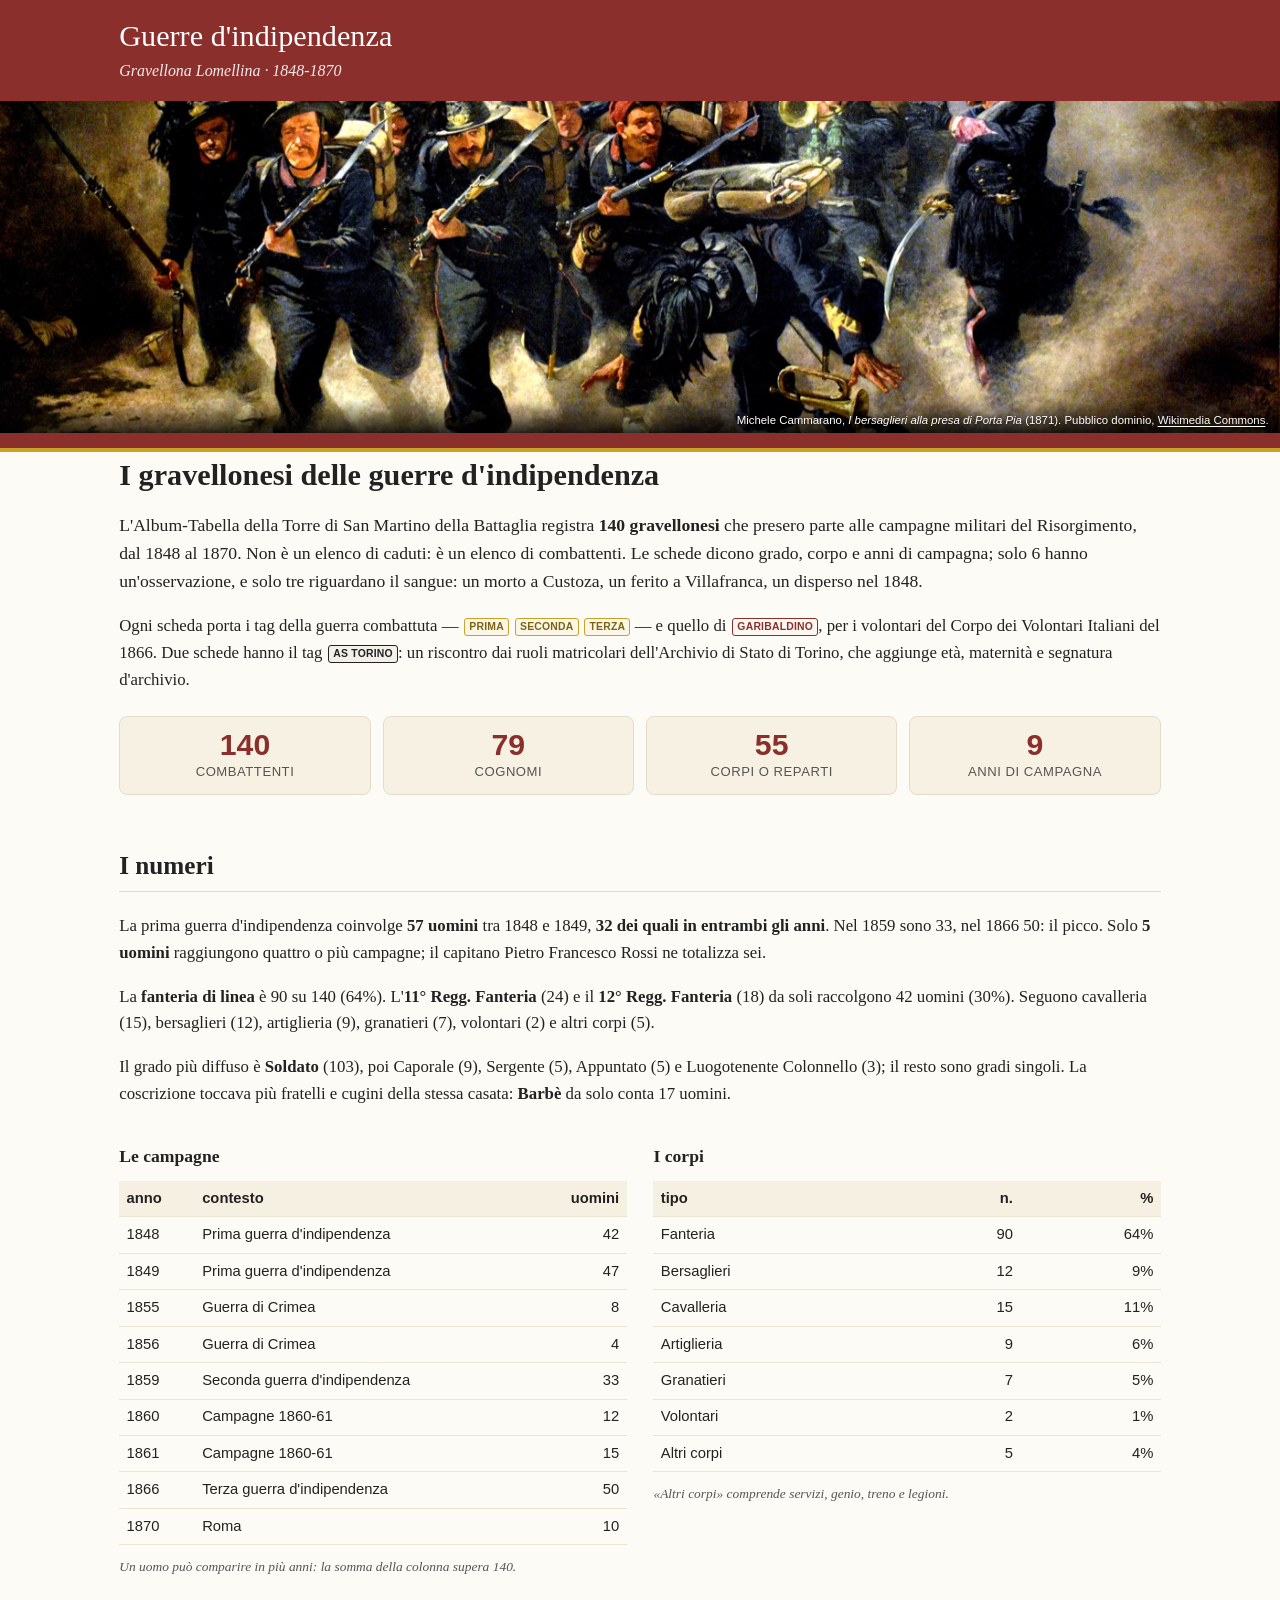
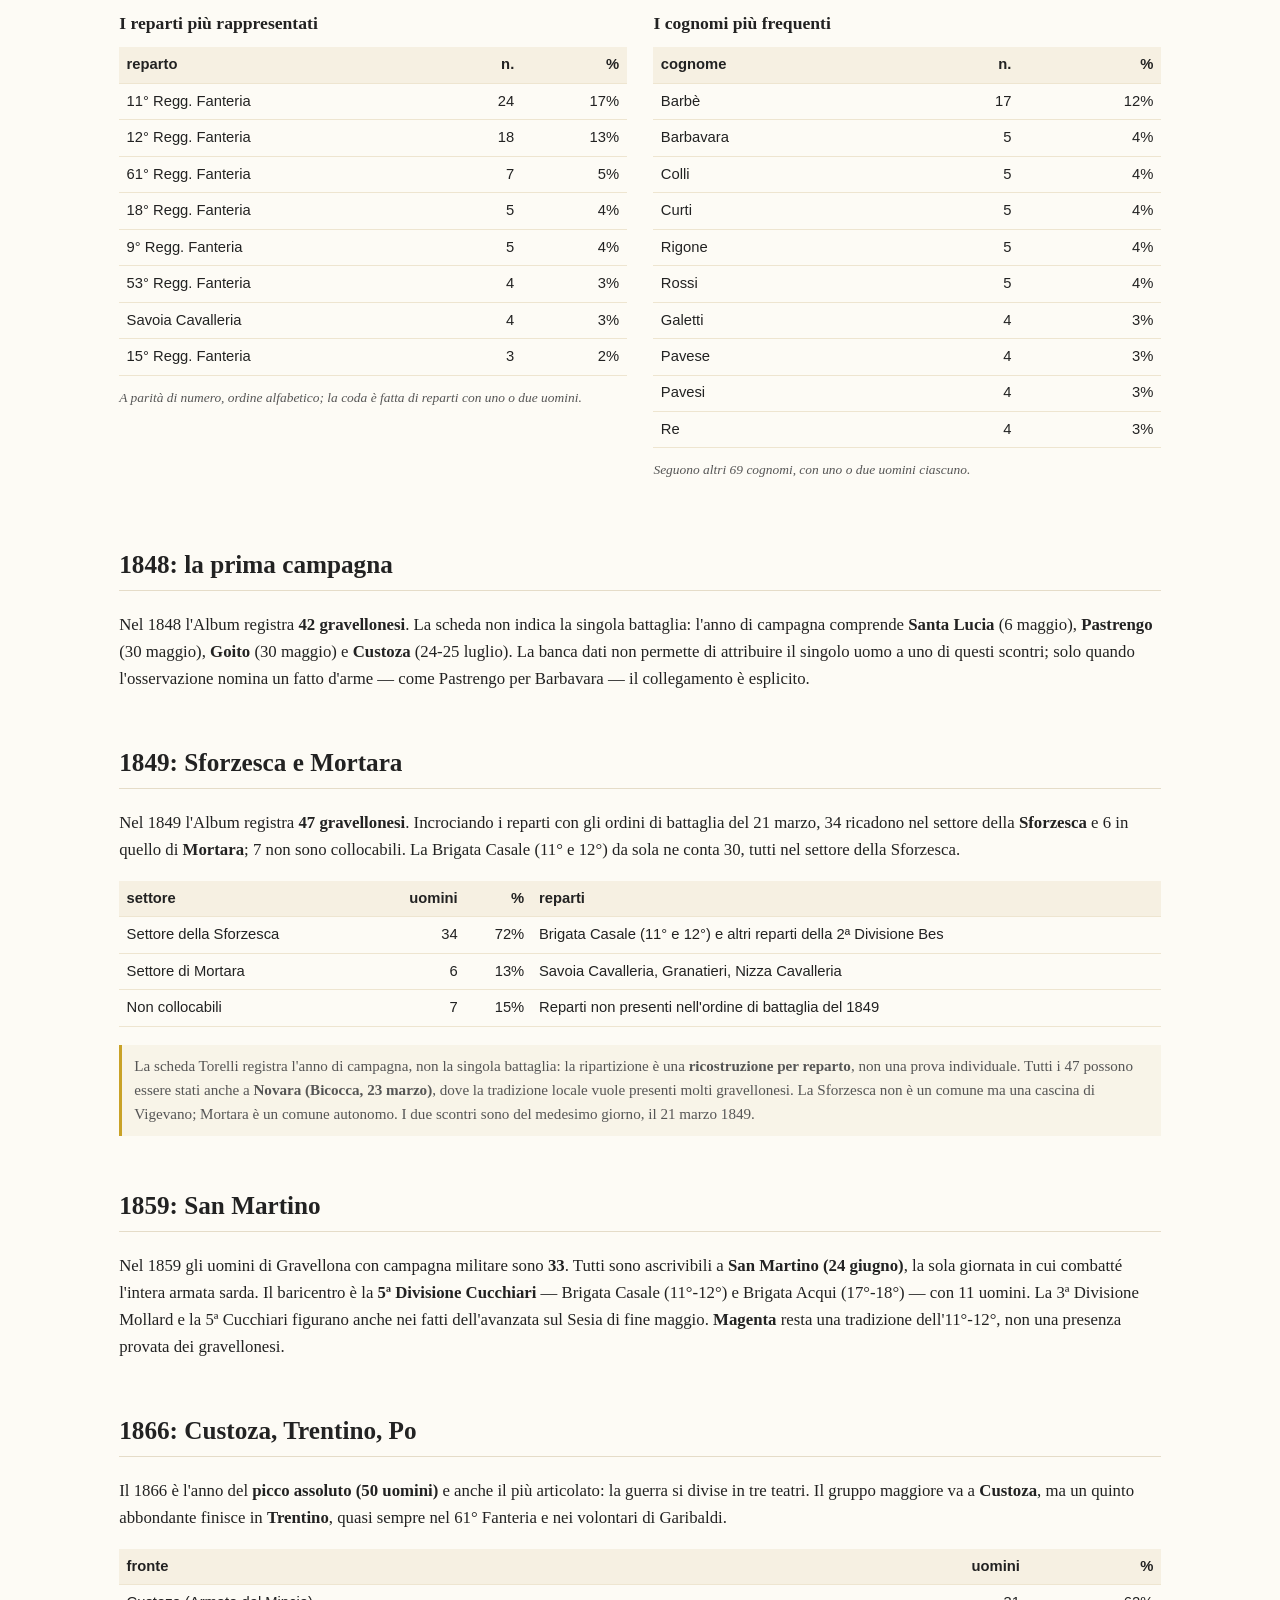
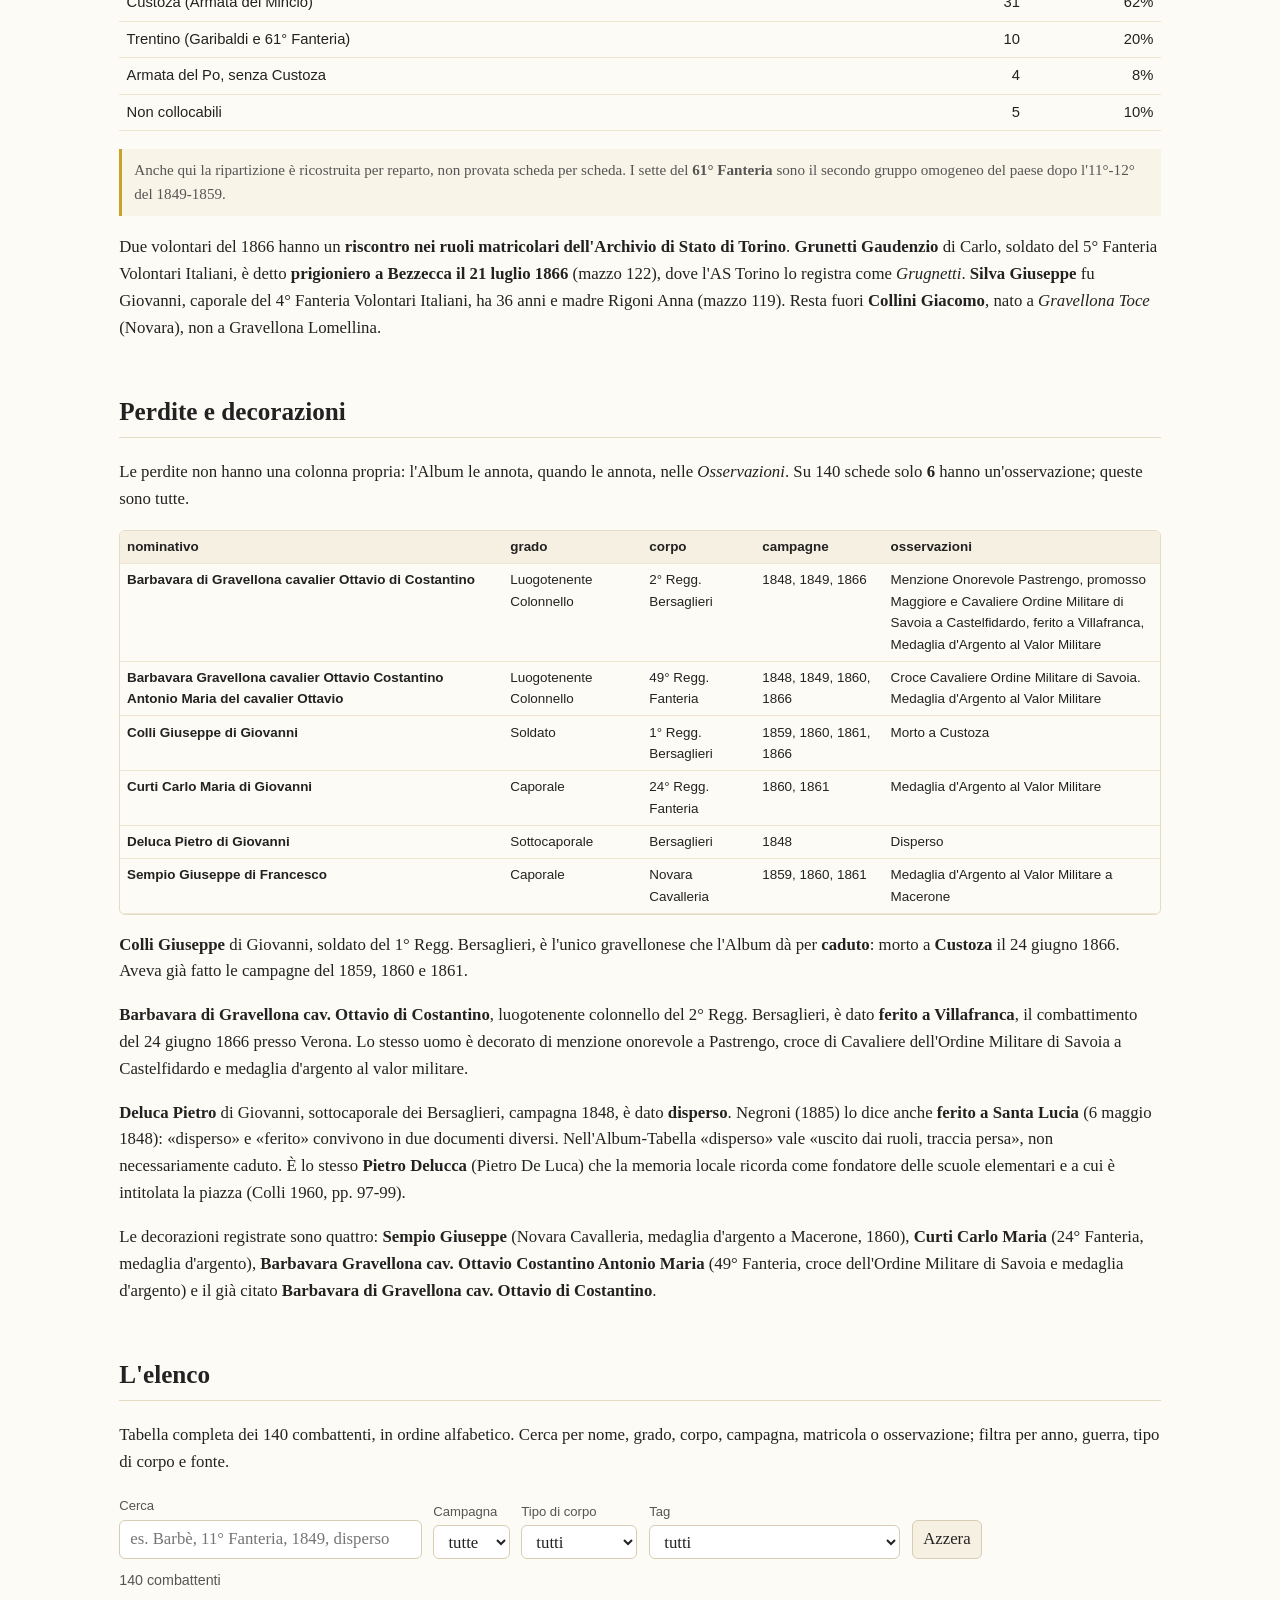
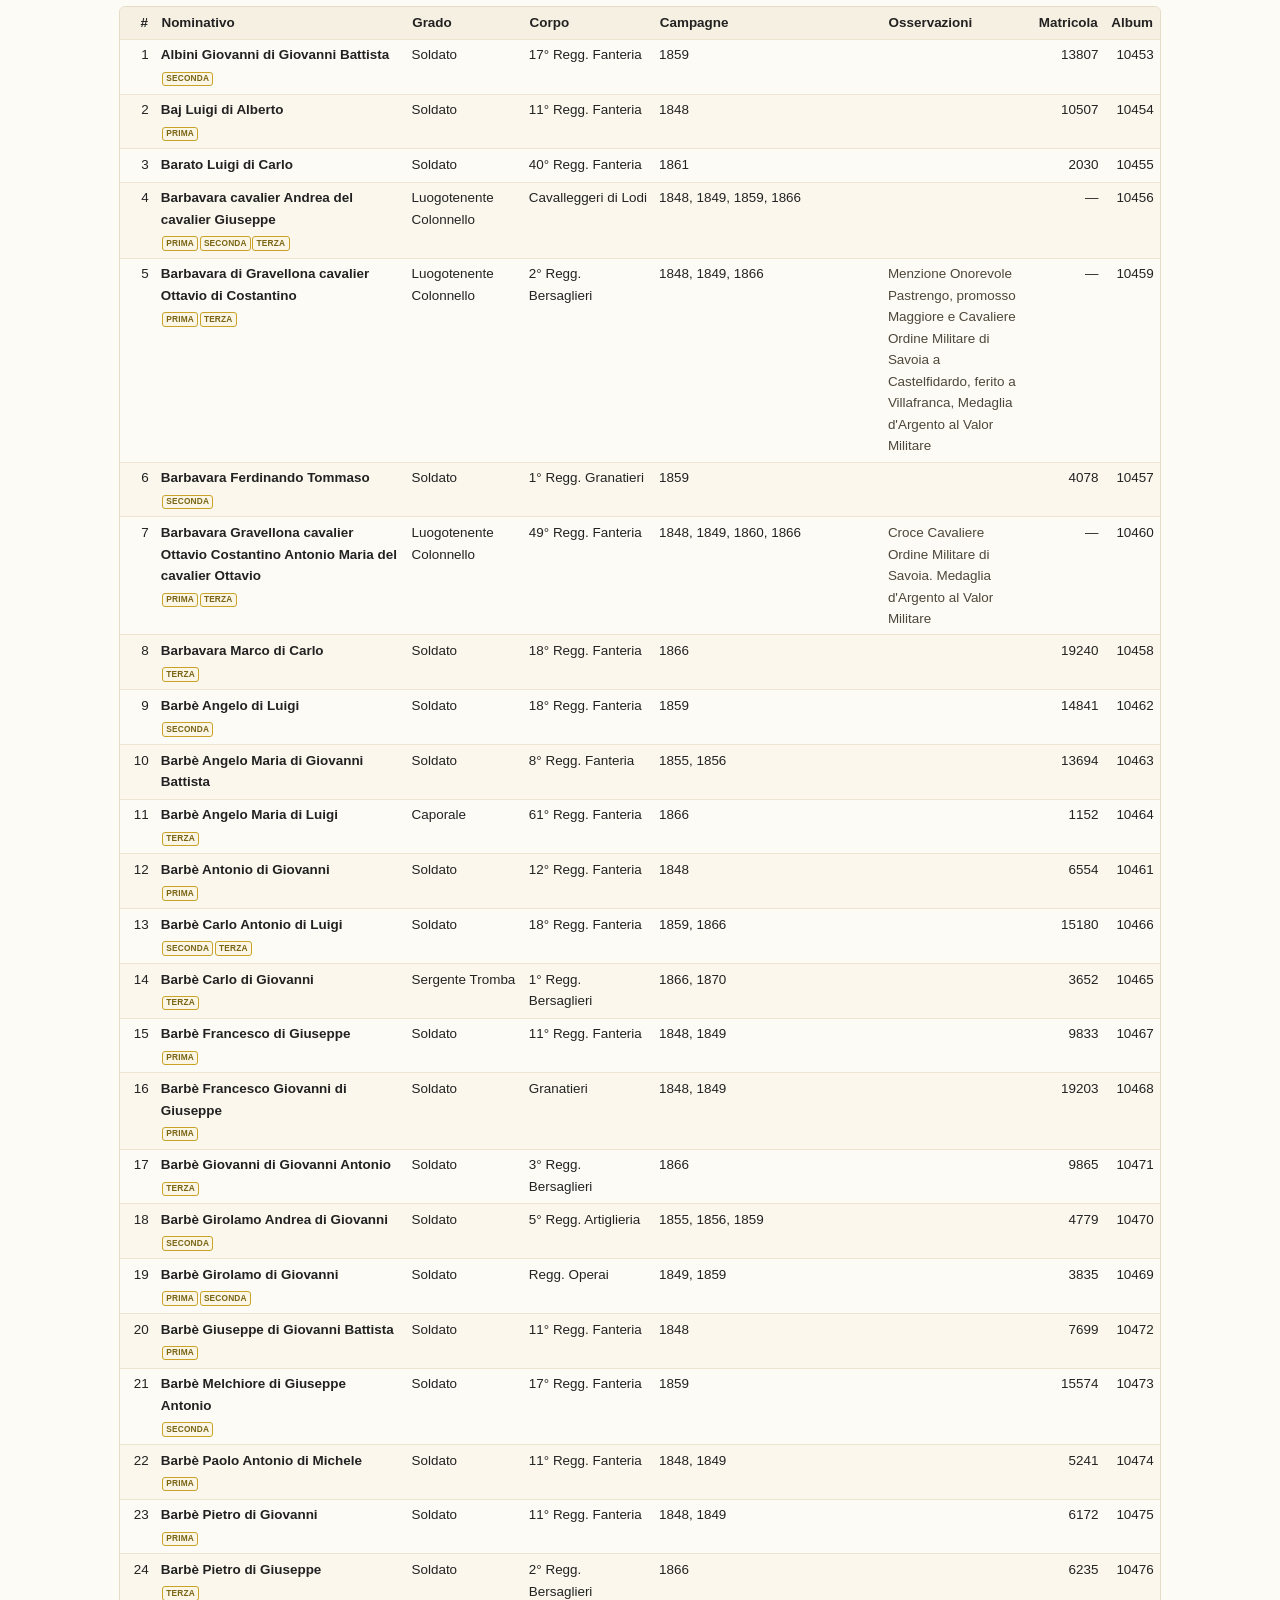
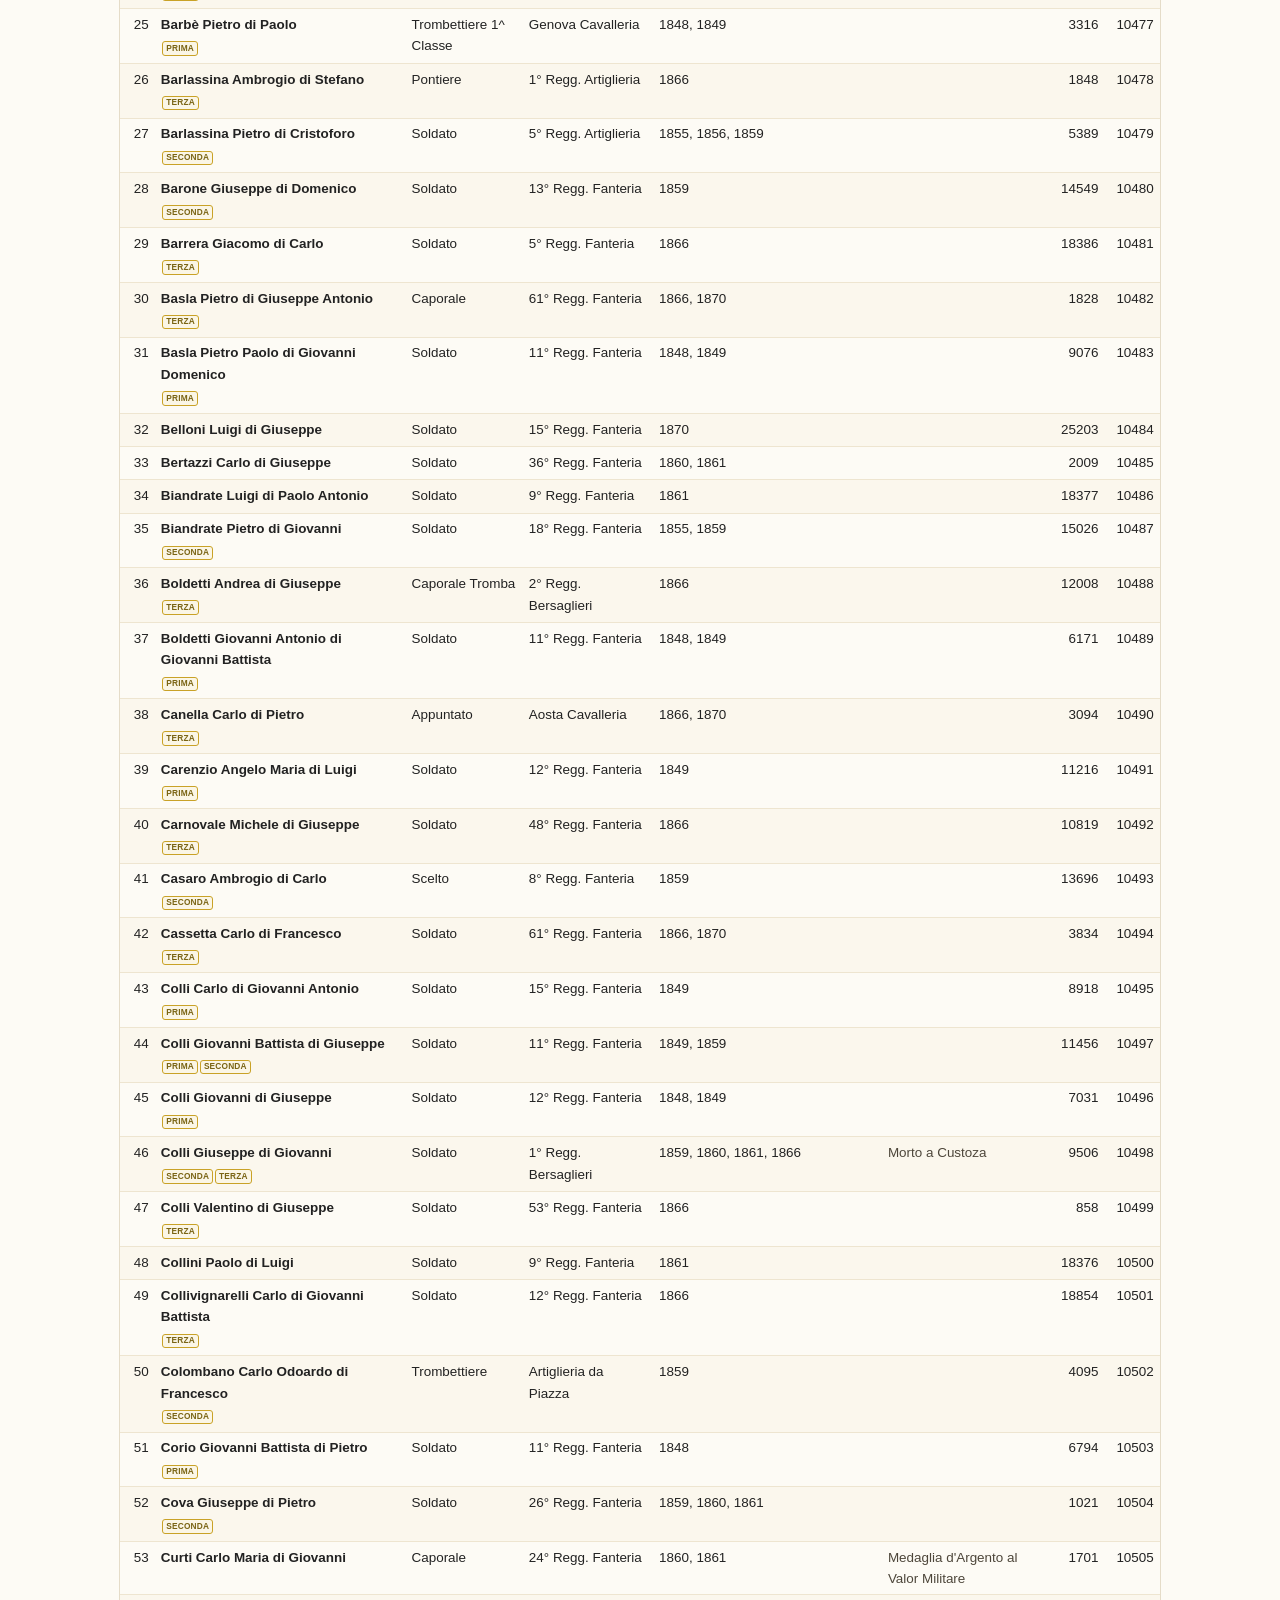
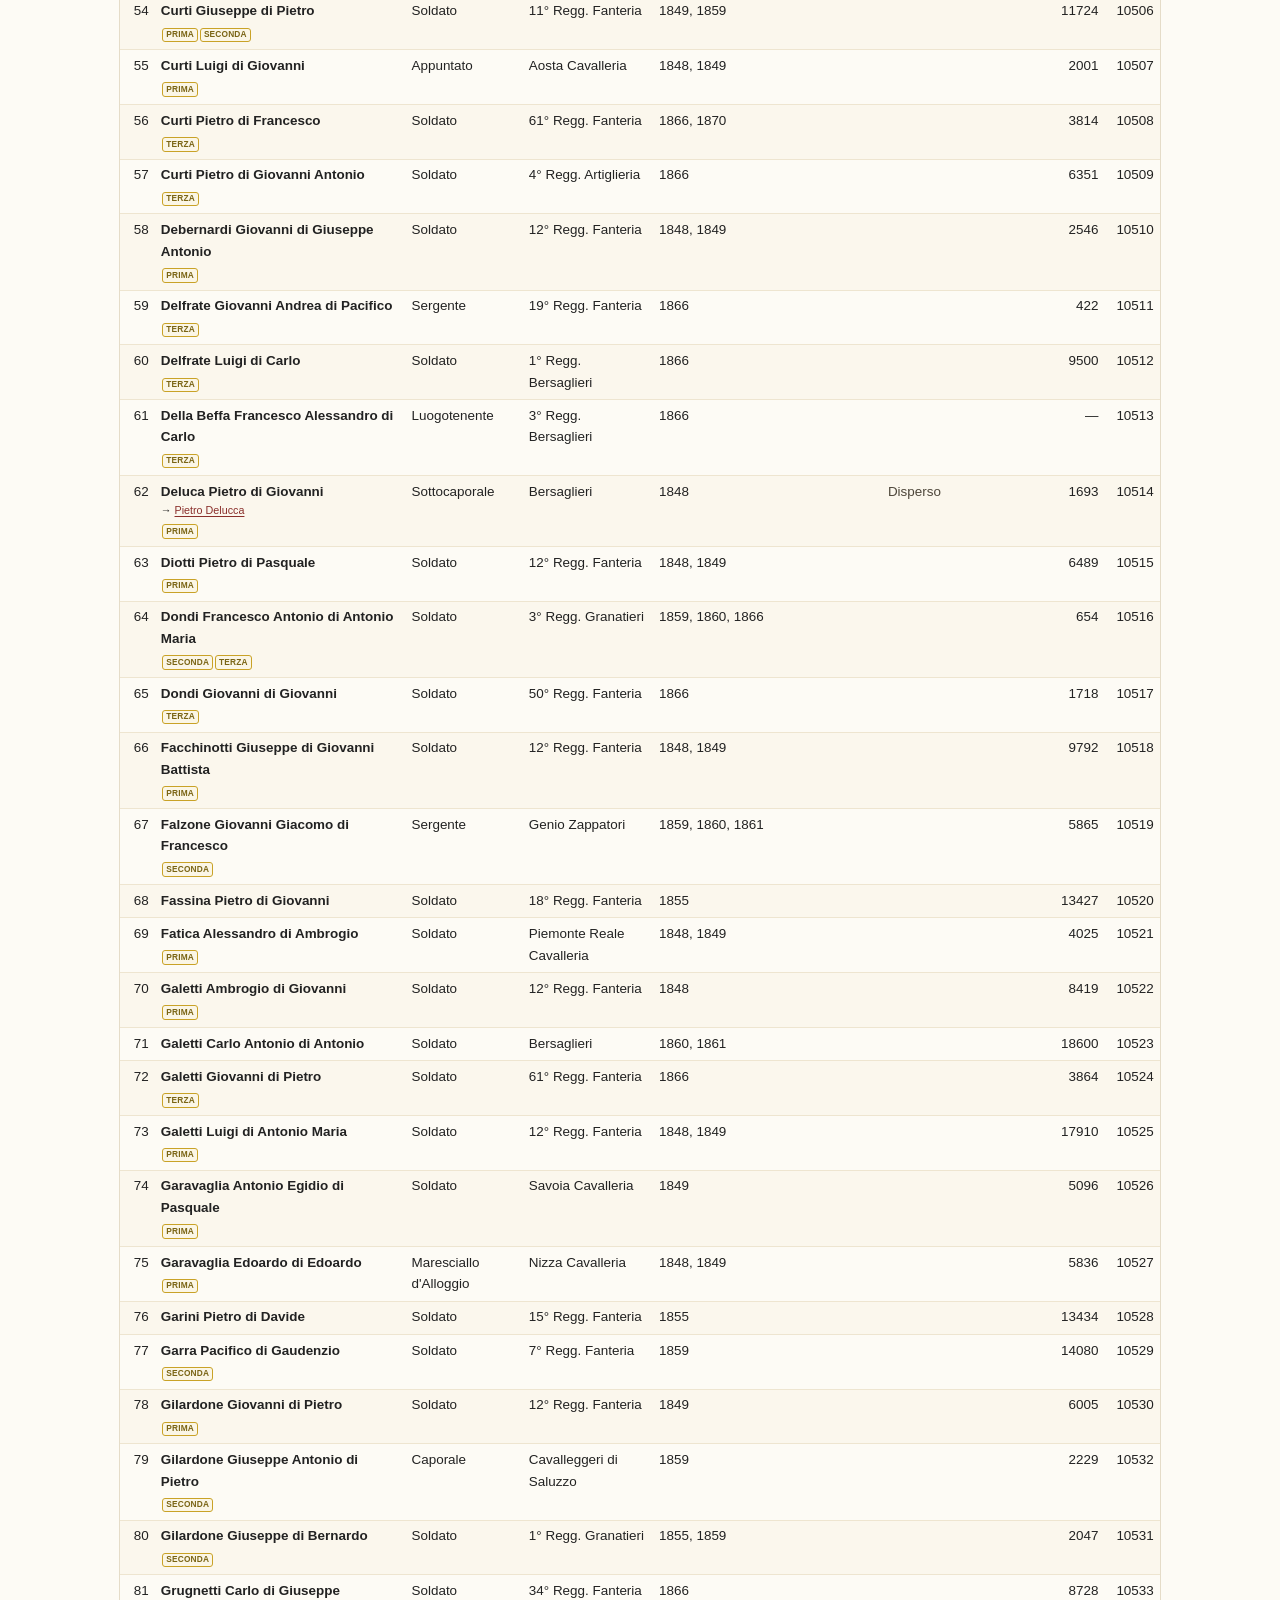
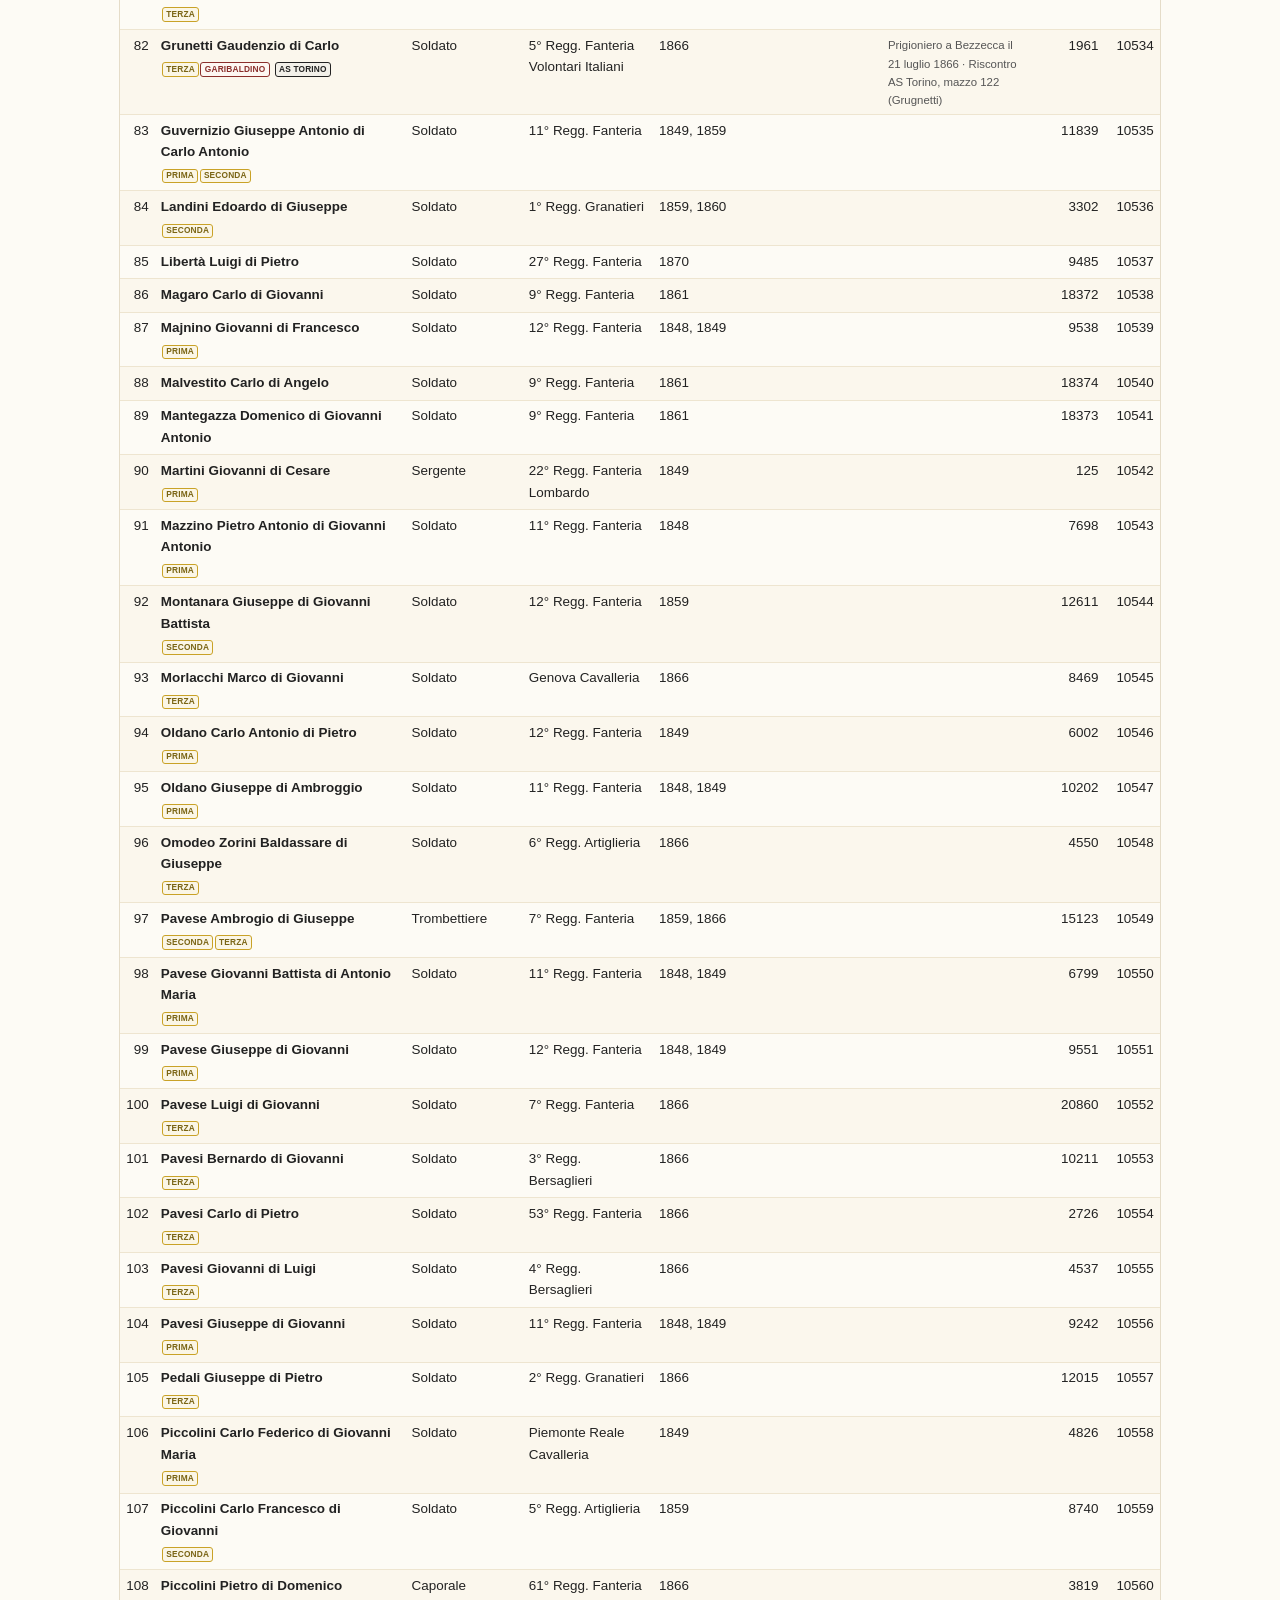
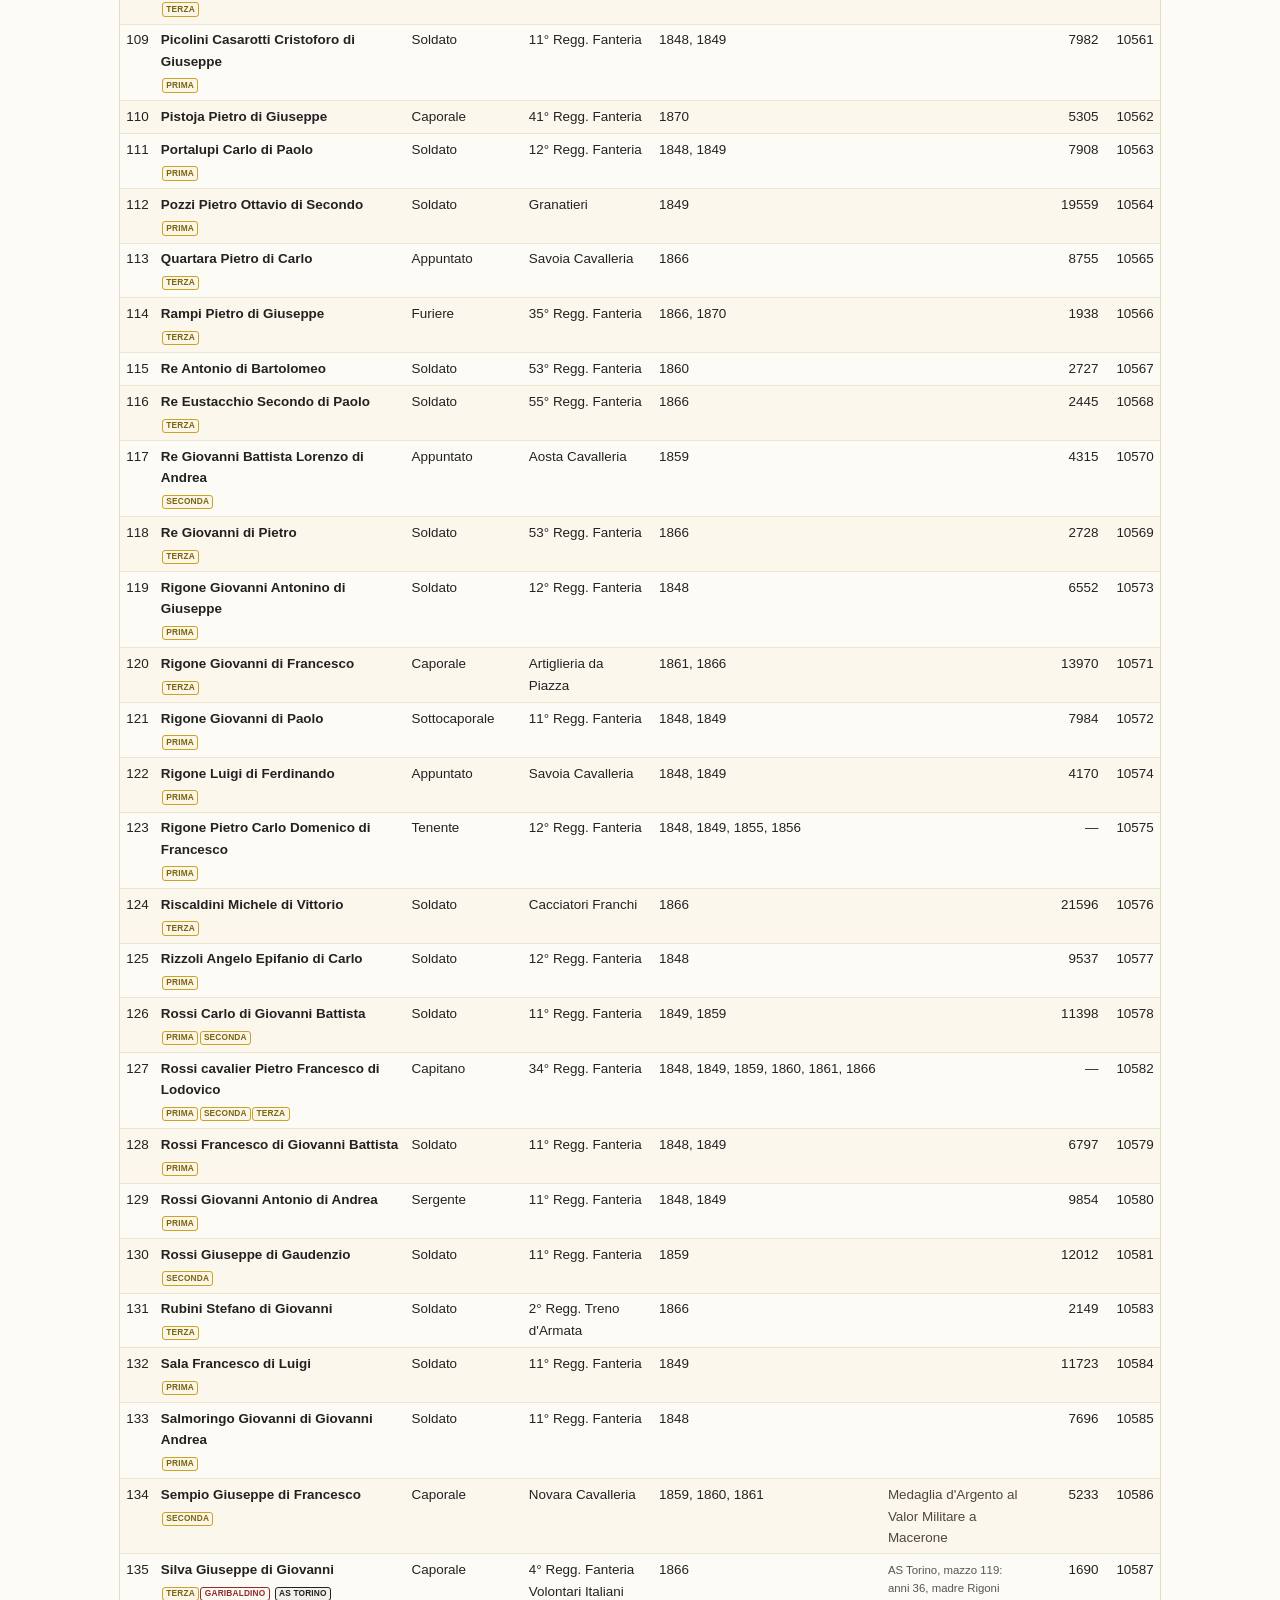
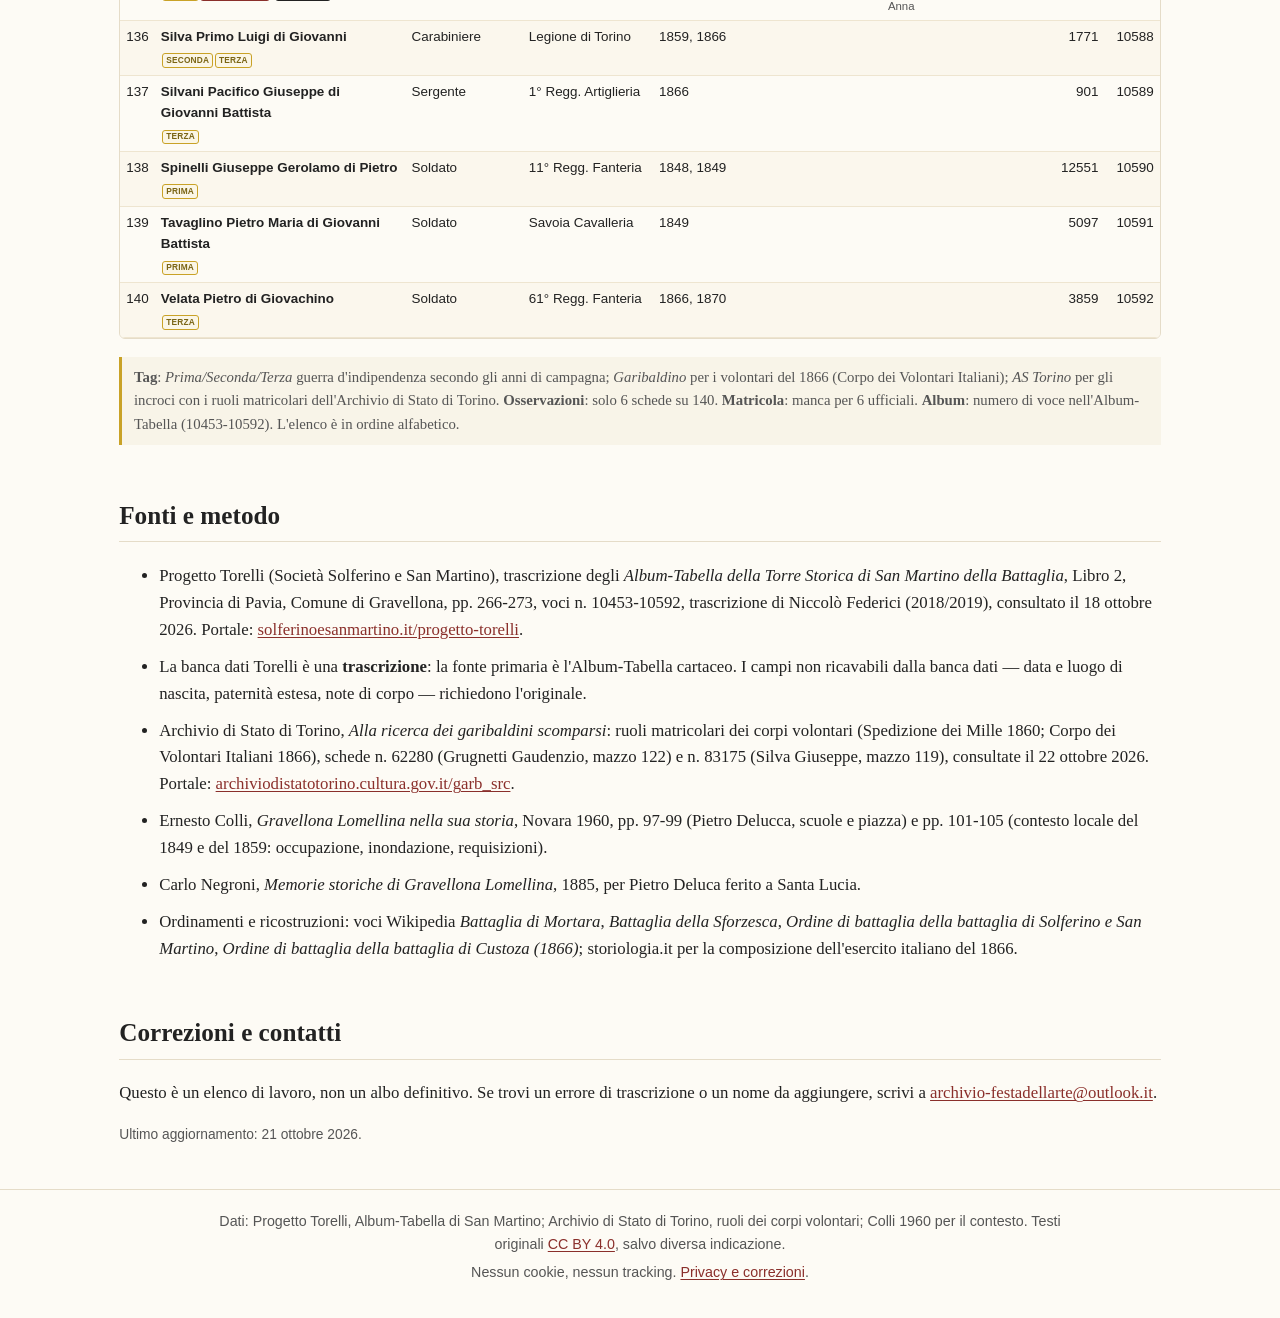
<file: index.html>
<!doctype html>
<html lang="it">
<head>
<meta charset="utf-8">
<meta name="viewport" content="width=device-width, initial-scale=1">
<title>Guerre d'indipendenza — Gravellona Lomellina</title>
<meta name="description" content="140 combattenti gravellonesi delle guerre d'indipendenza e del Risorgimento, 1848-1870: tabella con tag per guerra, garibaldini e fonti, dati e ricerca.">
<link rel="canonical" href="https://racconti-di-gravellona.github.io/guerre-indipendenza-gravellona/">
<meta property="og:type" content="website">
<meta property="og:title" content="Guerre d'indipendenza — Gravellona Lomellina">
<meta property="og:description" content="140 combattenti gravellonesi del Risorgimento, 1848-1870: tabella, dati e ricerca.">
<meta property="og:url" content="https://racconti-di-gravellona.github.io/guerre-indipendenza-gravellona/">
<link rel="stylesheet" href="style.css">
</head>
<body>
<header class="site-header">
  <div class="wrap">
    <a class="brand" href="./">Guerre d'indipendenza</a>
    <p class="motto">Gravellona Lomellina · 1848-1870</p>
  </div>
  <figure class="header-immagine">
    <img src="header-porta-pia.jpg" alt="Bersaglieri italiani all'assalto presso Porta Pia, dipinto di Michele Cammarano" width="1400" height="867">
    <figcaption>Michele Cammarano, <em>I bersaglieri alla presa di Porta Pia</em> (1871). Pubblico dominio, <a href="https://commons.wikimedia.org/wiki/File:I_bersaglieri_alla_presa_di_Porta_Pia._Autore_Michelle_Cammarano.jpg">Wikimedia Commons</a>.</figcaption>
  </figure>
</header>

<main class="wrap">
  <h1>I gravellonesi delle guerre d'indipendenza</h1>
  <p class="lead">L'Album-Tabella della Torre di San Martino della Battaglia registra <strong>140 gravellonesi</strong> che presero parte alle campagne militari del Risorgimento, dal 1848 al 1870. Non è un elenco di caduti: è un elenco di combattenti. Le schede dicono grado, corpo e anni di campagna; solo 6 hanno un'osservazione, e solo tre riguardano il sangue: un morto a Custoza, un ferito a Villafranca, un disperso nel 1848.</p>

  <p>Ogni scheda porta i tag della guerra combattuta — <span class="tag tag-prima">Prima</span> <span class="tag tag-seconda">Seconda</span> <span class="tag tag-terza">Terza</span> — e quello di <span class="tag tag-garibaldino">Garibaldino</span>, per i volontari del Corpo dei Volontari Italiani del 1866. Due schede hanno il tag <span class="tag tag-as-to">AS Torino</span>: un riscontro dai ruoli matricolari dell'Archivio di Stato di Torino, che aggiunge età, maternità e segnatura d'archivio.</p>

  <ul class="numeri">
    <li><strong>140</strong><span>combattenti</span></li>
    <li><strong>79</strong><span>cognomi</span></li>
    <li><strong>55</strong><span>corpi o reparti</span></li>
    <li><strong>9</strong><span>anni di campagna</span></li>
  </ul>

  <h2 id="numeri">I numeri</h2>
  <p>La prima guerra d'indipendenza coinvolge <strong>57 uomini</strong> tra 1848 e 1849, <strong>32 dei quali in entrambi gli anni</strong>. Nel 1859 sono 33, nel 1866 50: il picco. Solo <strong>5 uomini</strong> raggiungono quattro o più campagne; il capitano Pietro Francesco Rossi ne totalizza sei.</p>

  <p>La <strong>fanteria di linea</strong> è 90 su 140 (64%). L'<strong>11° Regg. Fanteria</strong> (24) e il <strong>12° Regg. Fanteria</strong> (18) da soli raccolgono 42 uomini (30%). Seguono cavalleria (15), bersaglieri (12), artiglieria (9), granatieri (7), volontari (2) e altri corpi (5).</p>

  <p>Il grado più diffuso è <strong>Soldato</strong> (103), poi Caporale (9), Sergente (5), Appuntato (5) e Luogotenente Colonnello (3); il resto sono gradi singoli. La coscrizione toccava più fratelli e cugini della stessa casata: <strong>Barbè</strong> da solo conta 17 uomini.</p>

  <div class="tabelle">
    <div>
      <h3>Le campagne</h3>
      <table>
        <thead><tr><th>anno</th><th>contesto</th><th class="n">uomini</th></tr></thead>
        <tbody>
<tr><td>1848</td><td>Prima guerra d&#x27;indipendenza</td><td class="n">42</td></tr>
<tr><td>1849</td><td>Prima guerra d&#x27;indipendenza</td><td class="n">47</td></tr>
<tr><td>1855</td><td>Guerra di Crimea</td><td class="n">8</td></tr>
<tr><td>1856</td><td>Guerra di Crimea</td><td class="n">4</td></tr>
<tr><td>1859</td><td>Seconda guerra d&#x27;indipendenza</td><td class="n">33</td></tr>
<tr><td>1860</td><td>Campagne 1860-61</td><td class="n">12</td></tr>
<tr><td>1861</td><td>Campagne 1860-61</td><td class="n">15</td></tr>
<tr><td>1866</td><td>Terza guerra d&#x27;indipendenza</td><td class="n">50</td></tr>
<tr><td>1870</td><td>Roma</td><td class="n">10</td></tr>
        </tbody>
      </table>
      <p class="nota-tabella">Un uomo può comparire in più anni: la somma della colonna supera 140.</p>
    </div>

    <div>
      <h3>I corpi</h3>
      <table>
        <thead><tr><th>tipo</th><th class="n">n.</th><th class="n">%</th></tr></thead>
        <tbody>
<tr><td>Fanteria</td><td class="n">90</td><td class="n">64%</td></tr>
<tr><td>Bersaglieri</td><td class="n">12</td><td class="n">9%</td></tr>
<tr><td>Cavalleria</td><td class="n">15</td><td class="n">11%</td></tr>
<tr><td>Artiglieria</td><td class="n">9</td><td class="n">6%</td></tr>
<tr><td>Granatieri</td><td class="n">7</td><td class="n">5%</td></tr>
<tr><td>Volontari</td><td class="n">2</td><td class="n">1%</td></tr>
<tr><td>Altri corpi</td><td class="n">5</td><td class="n">4%</td></tr>
        </tbody>
      </table>
      <p class="nota-tabella">«Altri corpi» comprende servizi, genio, treno e legioni.</p>
    </div>

    <div>
      <h3>I reparti più rappresentati</h3>
      <table>
        <thead><tr><th>reparto</th><th class="n">n.</th><th class="n">%</th></tr></thead>
        <tbody>
<tr><td>11° Regg. Fanteria</td><td class="n">24</td><td class="n">17%</td></tr>
<tr><td>12° Regg. Fanteria</td><td class="n">18</td><td class="n">13%</td></tr>
<tr><td>61° Regg. Fanteria</td><td class="n">7</td><td class="n">5%</td></tr>
<tr><td>18° Regg. Fanteria</td><td class="n">5</td><td class="n">4%</td></tr>
<tr><td>9° Regg. Fanteria</td><td class="n">5</td><td class="n">4%</td></tr>
<tr><td>53° Regg. Fanteria</td><td class="n">4</td><td class="n">3%</td></tr>
<tr><td>Savoia Cavalleria</td><td class="n">4</td><td class="n">3%</td></tr>
<tr><td>15° Regg. Fanteria</td><td class="n">3</td><td class="n">2%</td></tr>
        </tbody>
      </table>
      <p class="nota-tabella">A parità di numero, ordine alfabetico; la coda è fatta di reparti con uno o due uomini.</p>
    </div>

    <div>
      <h3>I cognomi più frequenti</h3>
      <table>
        <thead><tr><th>cognome</th><th class="n">n.</th><th class="n">%</th></tr></thead>
        <tbody>
<tr><td>Barbè</td><td class="n">17</td><td class="n">12%</td></tr>
<tr><td>Barbavara</td><td class="n">5</td><td class="n">4%</td></tr>
<tr><td>Colli</td><td class="n">5</td><td class="n">4%</td></tr>
<tr><td>Curti</td><td class="n">5</td><td class="n">4%</td></tr>
<tr><td>Rigone</td><td class="n">5</td><td class="n">4%</td></tr>
<tr><td>Rossi</td><td class="n">5</td><td class="n">4%</td></tr>
<tr><td>Galetti</td><td class="n">4</td><td class="n">3%</td></tr>
<tr><td>Pavese</td><td class="n">4</td><td class="n">3%</td></tr>
<tr><td>Pavesi</td><td class="n">4</td><td class="n">3%</td></tr>
<tr><td>Re</td><td class="n">4</td><td class="n">3%</td></tr>
        </tbody>
      </table>
      <p class="nota-tabella">Seguono altri 69 cognomi, con uno o due uomini ciascuno.</p>
    </div>
  </div>

  <h2 id="1848">1848: la prima campagna</h2>
  <p>Nel 1848 l'Album registra <strong>42 gravellonesi</strong>. La scheda non indica la singola battaglia: l'anno di campagna comprende <strong>Santa Lucia</strong> (6 maggio), <strong>Pastrengo</strong> (30 maggio), <strong>Goito</strong> (30 maggio) e <strong>Custoza</strong> (24-25 luglio). La banca dati non permette di attribuire il singolo uomo a uno di questi scontri; solo quando l'osservazione nomina un fatto d'arme — come Pastrengo per Barbavara — il collegamento è esplicito.</p>

  <h2 id="1849">1849: Sforzesca e Mortara</h2>
  <p>Nel 1849 l'Album registra <strong>47 gravellonesi</strong>. Incrociando i reparti con gli ordini di battaglia del 21 marzo, 34 ricadono nel settore della <strong>Sforzesca</strong> e 6 in quello di <strong>Mortara</strong>; 7 non sono collocabili. La Brigata Casale (11° e 12°) da sola ne conta 30, tutti nel settore della Sforzesca.</p>

  <table>
    <thead><tr><th>settore</th><th class="n">uomini</th><th class="n">%</th><th>reparti</th></tr></thead>
    <tbody>
<tr><td>Settore della Sforzesca</td><td class="n">34</td><td class="n">72%</td><td>Brigata Casale (11° e 12°) e altri reparti della 2ª Divisione Bes</td></tr>
<tr><td>Settore di Mortara</td><td class="n">6</td><td class="n">13%</td><td>Savoia Cavalleria, Granatieri, Nizza Cavalleria</td></tr>
<tr><td>Non collocabili</td><td class="n">7</td><td class="n">15%</td><td>Reparti non presenti nell&#x27;ordine di battaglia del 1849</td></tr>
    </tbody>
  </table>

  <p class="avvertenza">La scheda Torelli registra l'anno di campagna, non la singola battaglia: la ripartizione è una <strong>ricostruzione per reparto</strong>, non una prova individuale. Tutti i 47 possono essere stati anche a <strong>Novara (Bicocca, 23 marzo)</strong>, dove la tradizione locale vuole presenti molti gravellonesi. La Sforzesca non è un comune ma una cascina di Vigevano; Mortara è un comune autonomo. I due scontri sono del medesimo giorno, il 21 marzo 1849.</p>

  <h2 id="1859">1859: San Martino</h2>
  <p>Nel 1859 gli uomini di Gravellona con campagna militare sono <strong>33</strong>. Tutti sono ascrivibili a <strong>San Martino (24 giugno)</strong>, la sola giornata in cui combatté l'intera armata sarda. Il baricentro è la <strong>5ª Divisione Cucchiari</strong> — Brigata Casale (11°-12°) e Brigata Acqui (17°-18°) — con 11 uomini. La 3ª Divisione Mollard e la 5ª Cucchiari figurano anche nei fatti dell'avanzata sul Sesia di fine maggio. <strong>Magenta</strong> resta una tradizione dell'11°-12°, non una presenza provata dei gravellonesi.</p>

  <h2 id="1866">1866: Custoza, Trentino, Po</h2>
  <p>Il 1866 è l'anno del <strong>picco assoluto (50 uomini)</strong> e anche il più articolato: la guerra si divise in tre teatri. Il gruppo maggiore va a <strong>Custoza</strong>, ma un quinto abbondante finisce in <strong>Trentino</strong>, quasi sempre nel 61° Fanteria e nei volontari di Garibaldi.</p>

  <table>
    <thead><tr><th>fronte</th><th class="n">uomini</th><th class="n">%</th></tr></thead>
    <tbody>
<tr><td>Custoza (Armata del Mincio)</td><td class="n">31</td><td class="n">62%</td></tr>
<tr><td>Trentino (Garibaldi e 61° Fanteria)</td><td class="n">10</td><td class="n">20%</td></tr>
<tr><td>Armata del Po, senza Custoza</td><td class="n">4</td><td class="n">8%</td></tr>
<tr><td>Non collocabili</td><td class="n">5</td><td class="n">10%</td></tr>
    </tbody>
  </table>

  <p class="avvertenza">Anche qui la ripartizione è ricostruita per reparto, non provata scheda per scheda. I sette del <strong>61° Fanteria</strong> sono il secondo gruppo omogeneo del paese dopo l'11°-12° del 1849-1859.</p>

  <p>Due volontari del 1866 hanno un <strong>riscontro nei ruoli matricolari dell'Archivio di Stato di Torino</strong>. <strong>Grunetti Gaudenzio</strong> di Carlo, soldato del 5° Fanteria Volontari Italiani, è detto <strong>prigioniero a Bezzecca il 21 luglio 1866</strong> (mazzo 122), dove l'AS Torino lo registra come <em>Grugnetti</em>. <strong>Silva Giuseppe</strong> fu Giovanni, caporale del 4° Fanteria Volontari Italiani, ha 36 anni e madre Rigoni Anna (mazzo 119). Resta fuori <strong>Collini Giacomo</strong>, nato a <em>Gravellona Toce</em> (Novara), non a Gravellona Lomellina.</p>

  <h2 id="perdite">Perdite e decorazioni</h2>
  <p>Le perdite non hanno una colonna propria: l'Album le annota, quando le annota, nelle <em>Osservazioni</em>. Su 140 schede solo <strong>6</strong> hanno un'osservazione; queste sono tutte.</p>

  <div class="tabella-scroll">
    <table class="tabella-osservazioni">
      <thead><tr><th>nominativo</th><th>grado</th><th>corpo</th><th>campagne</th><th>osservazioni</th></tr></thead>
      <tbody>
<tr><td><strong>Barbavara di Gravellona cavalier Ottavio di Costantino</strong></td><td>Luogotenente Colonnello</td><td>2° Regg. Bersaglieri</td><td>1848, 1849, 1866</td><td>Menzione Onorevole Pastrengo, promosso Maggiore e Cavaliere Ordine Militare di Savoia a Castelfidardo, ferito a Villafranca, Medaglia d&#x27;Argento al Valor Militare</td></tr>
<tr><td><strong>Barbavara Gravellona cavalier Ottavio Costantino Antonio Maria del cavalier Ottavio</strong></td><td>Luogotenente Colonnello</td><td>49° Regg. Fanteria</td><td>1848, 1849, 1860, 1866</td><td>Croce Cavaliere Ordine Militare di Savoia. Medaglia d&#x27;Argento al Valor Militare</td></tr>
<tr><td><strong>Colli Giuseppe di Giovanni</strong></td><td>Soldato</td><td>1° Regg. Bersaglieri</td><td>1859, 1860, 1861, 1866</td><td>Morto a Custoza</td></tr>
<tr><td><strong>Curti Carlo Maria di Giovanni</strong></td><td>Caporale</td><td>24° Regg. Fanteria</td><td>1860, 1861</td><td>Medaglia d&#x27;Argento al Valor Militare</td></tr>
<tr><td><strong>Deluca Pietro di Giovanni</strong></td><td>Sottocaporale</td><td>Bersaglieri</td><td>1848</td><td>Disperso</td></tr>
<tr><td><strong>Sempio Giuseppe di Francesco</strong></td><td>Caporale</td><td>Novara Cavalleria</td><td>1859, 1860, 1861</td><td>Medaglia d&#x27;Argento al Valor Militare a Macerone</td></tr>
      </tbody>
    </table>
  </div>

  <p><strong>Colli Giuseppe</strong> di Giovanni, soldato del 1° Regg. Bersaglieri, è l'unico gravellonese che l'Album dà per <strong>caduto</strong>: morto a <strong>Custoza</strong> il 24 giugno 1866. Aveva già fatto le campagne del 1859, 1860 e 1861.</p>

  <p><strong>Barbavara di Gravellona cav. Ottavio di Costantino</strong>, luogotenente colonnello del 2° Regg. Bersaglieri, è dato <strong>ferito a Villafranca</strong>, il combattimento del 24 giugno 1866 presso Verona. Lo stesso uomo è decorato di menzione onorevole a Pastrengo, croce di Cavaliere dell'Ordine Militare di Savoia a Castelfidardo e medaglia d'argento al valor militare.</p>

  <p id="delucca"><strong>Deluca Pietro</strong> di Giovanni, sottocaporale dei Bersaglieri, campagna 1848, è dato <strong>disperso</strong>. Negroni (1885) lo dice anche <strong>ferito a Santa Lucia</strong> (6 maggio 1848): «disperso» e «ferito» convivono in due documenti diversi. Nell'Album-Tabella «disperso» vale «uscito dai ruoli, traccia persa», non necessariamente caduto. È lo stesso <strong>Pietro Delucca</strong> (Pietro De Luca) che la memoria locale ricorda come fondatore delle scuole elementari e a cui è intitolata la piazza (Colli 1960, pp. 97-99).</p>

  <p>Le decorazioni registrate sono quattro: <strong>Sempio Giuseppe</strong> (Novara Cavalleria, medaglia d'argento a Macerone, 1860), <strong>Curti Carlo Maria</strong> (24° Fanteria, medaglia d'argento), <strong>Barbavara Gravellona cav. Ottavio Costantino Antonio Maria</strong> (49° Fanteria, croce dell'Ordine Militare di Savoia e medaglia d'argento) e il già citato <strong>Barbavara di Gravellona cav. Ottavio di Costantino</strong>.</p>

  <h2 id="elenco">L'elenco</h2>
  <p>Tabella completa dei 140 combattenti, in ordine alfabetico. Cerca per nome, grado, corpo, campagna, matricola o osservazione; filtra per anno, guerra, tipo di corpo e fonte.</p>

  <div class="filtri">
    <div class="filtro">
      <label for="cerca">Cerca</label>
      <input type="search" id="cerca" autocomplete="off" placeholder="es. Barbè, 11° Fanteria, 1849, disperso">
    </div>
    <div class="filtro">
      <label for="campagna">Campagna</label>
      <select id="campagna">
        <option value="">tutte</option>
        <option value="1848">1848</option><option value="1849">1849</option><option value="1855">1855</option><option value="1856">1856</option><option value="1859">1859</option><option value="1860">1860</option><option value="1861">1861</option><option value="1866">1866</option><option value="1870">1870</option>
      </select>
    </div>
    <div class="filtro">
      <label for="categoria">Tipo di corpo</label>
      <select id="categoria">
        <option value="">tutti</option>
        <option value="Fanteria">Fanteria</option><option value="Bersaglieri">Bersaglieri</option><option value="Cavalleria">Cavalleria</option><option value="Artiglieria">Artiglieria</option><option value="Granatieri">Granatieri</option><option value="Volontari">Volontari</option><option value="Altri corpi">Altri corpi</option>
      </select>
    </div>
    <div class="filtro">
      <label for="tag">Tag</label>
      <select id="tag">
        <option value="">tutti</option>
        <option value="prima">Prima guerra d'indipendenza</option>
        <option value="seconda">Seconda guerra d'indipendenza</option>
        <option value="terza">Terza guerra d'indipendenza</option>
        <option value="garibaldino">Garibaldini</option>
        <option value="as-torino">AS Torino (riscontri)</option>
      </select>
    </div>
    <div class="filtro filtro-azione">
      <button type="button" id="azzera">Azzera</button>
    </div>
  </div>

  <p class="esito" id="esito" role="status" aria-live="polite">140 combattenti</p>
  <p class="scorri">Scorri la tabella per vedere tutte le colonne.</p>

  <div class="tabella-scroll">
    <table id="tabella-combattenti" class="tabella-combattenti">
      <thead>
        <tr>
          <th class="n">#</th>
          <th>Nominativo</th>
          <th>Grado</th>
          <th>Corpo</th>
          <th>Campagne</th>
          <th>Osservazioni</th>
          <th class="n">Matricola</th>
          <th class="n">Album</th>
        </tr>
      </thead>
      <tbody>
<tr data-campagne="1859" data-categoria="Fanteria" data-fonte="Album-Tabella" data-tags="seconda" data-cerca="78817 10453 13807 Albini Giovanni di Giovanni Battista Soldato 17° Regg. Fanteria Fanteria 1859   Album-Tabella seconda Seconda"><td class="n">1</td><td><strong>Albini Giovanni di Giovanni Battista</strong><span class="tags"><span class="tag tag-seconda" title="Seconda guerra d&#x27;indipendenza">Seconda</span></span></td><td>Soldato</td><td>17° Regg. Fanteria</td><td class="campagne">1859</td><td class="oss"></td><td class="n">13807</td><td class="n">10453</td></tr>
<tr data-campagne="1848" data-categoria="Fanteria" data-fonte="Album-Tabella" data-tags="prima" data-cerca="78816 10454 10507 Baj Luigi di Alberto Soldato 11° Regg. Fanteria Fanteria 1848   Album-Tabella prima Prima"><td class="n">2</td><td><strong>Baj Luigi di Alberto</strong><span class="tags"><span class="tag tag-prima" title="Prima guerra d&#x27;indipendenza">Prima</span></span></td><td>Soldato</td><td>11° Regg. Fanteria</td><td class="campagne">1848</td><td class="oss"></td><td class="n">10507</td><td class="n">10454</td></tr>
<tr data-campagne="1861" data-categoria="Fanteria" data-fonte="Album-Tabella" data-tags="" data-cerca="78815 10455 2030 Barato Luigi di Carlo Soldato 40° Regg. Fanteria Fanteria 1861   Album-Tabella  "><td class="n">3</td><td><strong>Barato Luigi di Carlo</strong><span class="tags"></span></td><td>Soldato</td><td>40° Regg. Fanteria</td><td class="campagne">1861</td><td class="oss"></td><td class="n">2030</td><td class="n">10455</td></tr>
<tr data-campagne="1848 1849 1859 1866" data-categoria="Cavalleria" data-fonte="Album-Tabella" data-tags="prima seconda terza" data-cerca="78814 10456  Barbavara cavalier Andrea del cavalier Giuseppe Luogotenente Colonnello Cavalleggeri di Lodi Cavalleria 1848 1849 1859 1866   Album-Tabella prima seconda terza Prima Seconda Terza"><td class="n">4</td><td><strong>Barbavara cavalier Andrea del cavalier Giuseppe</strong><span class="tags"><span class="tag tag-prima" title="Prima guerra d&#x27;indipendenza">Prima</span><span class="tag tag-seconda" title="Seconda guerra d&#x27;indipendenza">Seconda</span><span class="tag tag-terza" title="Terza guerra d&#x27;indipendenza">Terza</span></span></td><td>Luogotenente Colonnello</td><td>Cavalleggeri di Lodi</td><td class="campagne">1848, 1849, 1859, 1866</td><td class="oss"></td><td class="n">—</td><td class="n">10456</td></tr>
<tr data-campagne="1848 1849 1866" data-categoria="Bersaglieri" data-fonte="Album-Tabella" data-tags="prima terza" data-cerca="78811 10459  Barbavara di Gravellona cavalier Ottavio di Costantino Luogotenente Colonnello 2° Regg. Bersaglieri Bersaglieri 1848 1849 1866 Menzione Onorevole Pastrengo, promosso Maggiore e Cavaliere Ordine Militare di Savoia a Castelfidardo, ferito a Villafranca, Medaglia d&#x27;Argento al Valor Militare  Album-Tabella prima terza Prima Terza"><td class="n">5</td><td><strong>Barbavara di Gravellona cavalier Ottavio di Costantino</strong><span class="tags"><span class="tag tag-prima" title="Prima guerra d&#x27;indipendenza">Prima</span><span class="tag tag-terza" title="Terza guerra d&#x27;indipendenza">Terza</span></span></td><td>Luogotenente Colonnello</td><td>2° Regg. Bersaglieri</td><td class="campagne">1848, 1849, 1866</td><td class="oss">Menzione Onorevole Pastrengo, promosso Maggiore e Cavaliere Ordine Militare di Savoia a Castelfidardo, ferito a Villafranca, Medaglia d&#x27;Argento al Valor Militare</td><td class="n">—</td><td class="n">10459</td></tr>
<tr data-campagne="1859" data-categoria="Granatieri" data-fonte="Album-Tabella" data-tags="seconda" data-cerca="78813 10457 4078 Barbavara Ferdinando Tommaso Soldato 1° Regg. Granatieri Granatieri 1859   Album-Tabella seconda Seconda"><td class="n">6</td><td><strong>Barbavara Ferdinando Tommaso</strong><span class="tags"><span class="tag tag-seconda" title="Seconda guerra d&#x27;indipendenza">Seconda</span></span></td><td>Soldato</td><td>1° Regg. Granatieri</td><td class="campagne">1859</td><td class="oss"></td><td class="n">4078</td><td class="n">10457</td></tr>
<tr data-campagne="1848 1849 1860 1866" data-categoria="Fanteria" data-fonte="Album-Tabella" data-tags="prima terza" data-cerca="78810 10460  Barbavara Gravellona cavalier Ottavio Costantino Antonio Maria del cavalier Ottavio Luogotenente Colonnello 49° Regg. Fanteria Fanteria 1848 1849 1860 1866 Croce Cavaliere Ordine Militare di Savoia. Medaglia d&#x27;Argento al Valor Militare  Album-Tabella prima terza Prima Terza"><td class="n">7</td><td><strong>Barbavara Gravellona cavalier Ottavio Costantino Antonio Maria del cavalier Ottavio</strong><span class="tags"><span class="tag tag-prima" title="Prima guerra d&#x27;indipendenza">Prima</span><span class="tag tag-terza" title="Terza guerra d&#x27;indipendenza">Terza</span></span></td><td>Luogotenente Colonnello</td><td>49° Regg. Fanteria</td><td class="campagne">1848, 1849, 1860, 1866</td><td class="oss">Croce Cavaliere Ordine Militare di Savoia. Medaglia d&#x27;Argento al Valor Militare</td><td class="n">—</td><td class="n">10460</td></tr>
<tr data-campagne="1866" data-categoria="Fanteria" data-fonte="Album-Tabella" data-tags="terza" data-cerca="78812 10458 19240 Barbavara Marco di Carlo Soldato 18° Regg. Fanteria Fanteria 1866   Album-Tabella terza Terza"><td class="n">8</td><td><strong>Barbavara Marco di Carlo</strong><span class="tags"><span class="tag tag-terza" title="Terza guerra d&#x27;indipendenza">Terza</span></span></td><td>Soldato</td><td>18° Regg. Fanteria</td><td class="campagne">1866</td><td class="oss"></td><td class="n">19240</td><td class="n">10458</td></tr>
<tr data-campagne="1859" data-categoria="Fanteria" data-fonte="Album-Tabella" data-tags="seconda" data-cerca="78808 10462 14841 Barbè Angelo di Luigi Soldato 18° Regg. Fanteria Fanteria 1859   Album-Tabella seconda Seconda"><td class="n">9</td><td><strong>Barbè Angelo di Luigi</strong><span class="tags"><span class="tag tag-seconda" title="Seconda guerra d&#x27;indipendenza">Seconda</span></span></td><td>Soldato</td><td>18° Regg. Fanteria</td><td class="campagne">1859</td><td class="oss"></td><td class="n">14841</td><td class="n">10462</td></tr>
<tr data-campagne="1855 1856" data-categoria="Fanteria" data-fonte="Album-Tabella" data-tags="" data-cerca="78807 10463 13694 Barbè Angelo Maria di Giovanni Battista Soldato 8° Regg. Fanteria Fanteria 1855 1856   Album-Tabella  "><td class="n">10</td><td><strong>Barbè Angelo Maria di Giovanni Battista</strong><span class="tags"></span></td><td>Soldato</td><td>8° Regg. Fanteria</td><td class="campagne">1855, 1856</td><td class="oss"></td><td class="n">13694</td><td class="n">10463</td></tr>
<tr data-campagne="1866" data-categoria="Fanteria" data-fonte="Album-Tabella" data-tags="terza" data-cerca="78806 10464 1152 Barbè Angelo Maria di Luigi Caporale 61° Regg. Fanteria Fanteria 1866   Album-Tabella terza Terza"><td class="n">11</td><td><strong>Barbè Angelo Maria di Luigi</strong><span class="tags"><span class="tag tag-terza" title="Terza guerra d&#x27;indipendenza">Terza</span></span></td><td>Caporale</td><td>61° Regg. Fanteria</td><td class="campagne">1866</td><td class="oss"></td><td class="n">1152</td><td class="n">10464</td></tr>
<tr data-campagne="1848" data-categoria="Fanteria" data-fonte="Album-Tabella" data-tags="prima" data-cerca="78809 10461 6554 Barbè Antonio di Giovanni Soldato 12° Regg. Fanteria Fanteria 1848   Album-Tabella prima Prima"><td class="n">12</td><td><strong>Barbè Antonio di Giovanni</strong><span class="tags"><span class="tag tag-prima" title="Prima guerra d&#x27;indipendenza">Prima</span></span></td><td>Soldato</td><td>12° Regg. Fanteria</td><td class="campagne">1848</td><td class="oss"></td><td class="n">6554</td><td class="n">10461</td></tr>
<tr data-campagne="1859 1866" data-categoria="Fanteria" data-fonte="Album-Tabella" data-tags="seconda terza" data-cerca="78804 10466 15180 Barbè Carlo Antonio di Luigi Soldato 18° Regg. Fanteria Fanteria 1859 1866   Album-Tabella seconda terza Seconda Terza"><td class="n">13</td><td><strong>Barbè Carlo Antonio di Luigi</strong><span class="tags"><span class="tag tag-seconda" title="Seconda guerra d&#x27;indipendenza">Seconda</span><span class="tag tag-terza" title="Terza guerra d&#x27;indipendenza">Terza</span></span></td><td>Soldato</td><td>18° Regg. Fanteria</td><td class="campagne">1859, 1866</td><td class="oss"></td><td class="n">15180</td><td class="n">10466</td></tr>
<tr data-campagne="1866 1870" data-categoria="Bersaglieri" data-fonte="Album-Tabella" data-tags="terza" data-cerca="78805 10465 3652 Barbè Carlo di Giovanni Sergente Tromba 1° Regg. Bersaglieri Bersaglieri 1866 1870   Album-Tabella terza Terza"><td class="n">14</td><td><strong>Barbè Carlo di Giovanni</strong><span class="tags"><span class="tag tag-terza" title="Terza guerra d&#x27;indipendenza">Terza</span></span></td><td>Sergente Tromba</td><td>1° Regg. Bersaglieri</td><td class="campagne">1866, 1870</td><td class="oss"></td><td class="n">3652</td><td class="n">10465</td></tr>
<tr data-campagne="1848 1849" data-categoria="Fanteria" data-fonte="Album-Tabella" data-tags="prima" data-cerca="78803 10467 9833 Barbè Francesco di Giuseppe Soldato 11° Regg. Fanteria Fanteria 1848 1849   Album-Tabella prima Prima"><td class="n">15</td><td><strong>Barbè Francesco di Giuseppe</strong><span class="tags"><span class="tag tag-prima" title="Prima guerra d&#x27;indipendenza">Prima</span></span></td><td>Soldato</td><td>11° Regg. Fanteria</td><td class="campagne">1848, 1849</td><td class="oss"></td><td class="n">9833</td><td class="n">10467</td></tr>
<tr data-campagne="1848 1849" data-categoria="Granatieri" data-fonte="Album-Tabella" data-tags="prima" data-cerca="78802 10468 19203 Barbè Francesco Giovanni di Giuseppe Soldato Granatieri Granatieri 1848 1849   Album-Tabella prima Prima"><td class="n">16</td><td><strong>Barbè Francesco Giovanni di Giuseppe</strong><span class="tags"><span class="tag tag-prima" title="Prima guerra d&#x27;indipendenza">Prima</span></span></td><td>Soldato</td><td>Granatieri</td><td class="campagne">1848, 1849</td><td class="oss"></td><td class="n">19203</td><td class="n">10468</td></tr>
<tr data-campagne="1866" data-categoria="Bersaglieri" data-fonte="Album-Tabella" data-tags="terza" data-cerca="78799 10471 9865 Barbè Giovanni di Giovanni Antonio Soldato 3° Regg. Bersaglieri Bersaglieri 1866   Album-Tabella terza Terza"><td class="n">17</td><td><strong>Barbè Giovanni di Giovanni Antonio</strong><span class="tags"><span class="tag tag-terza" title="Terza guerra d&#x27;indipendenza">Terza</span></span></td><td>Soldato</td><td>3° Regg. Bersaglieri</td><td class="campagne">1866</td><td class="oss"></td><td class="n">9865</td><td class="n">10471</td></tr>
<tr data-campagne="1855 1856 1859" data-categoria="Artiglieria" data-fonte="Album-Tabella" data-tags="seconda" data-cerca="78800 10470 4779 Barbè Girolamo Andrea di Giovanni Soldato 5° Regg. Artiglieria Artiglieria 1855 1856 1859   Album-Tabella seconda Seconda"><td class="n">18</td><td><strong>Barbè Girolamo Andrea di Giovanni</strong><span class="tags"><span class="tag tag-seconda" title="Seconda guerra d&#x27;indipendenza">Seconda</span></span></td><td>Soldato</td><td>5° Regg. Artiglieria</td><td class="campagne">1855, 1856, 1859</td><td class="oss"></td><td class="n">4779</td><td class="n">10470</td></tr>
<tr data-campagne="1849 1859" data-categoria="Altri corpi" data-fonte="Album-Tabella" data-tags="prima seconda" data-cerca="78801 10469 3835 Barbè Girolamo di Giovanni Soldato Regg. Operai Altri corpi 1849 1859   Album-Tabella prima seconda Prima Seconda"><td class="n">19</td><td><strong>Barbè Girolamo di Giovanni</strong><span class="tags"><span class="tag tag-prima" title="Prima guerra d&#x27;indipendenza">Prima</span><span class="tag tag-seconda" title="Seconda guerra d&#x27;indipendenza">Seconda</span></span></td><td>Soldato</td><td>Regg. Operai</td><td class="campagne">1849, 1859</td><td class="oss"></td><td class="n">3835</td><td class="n">10469</td></tr>
<tr data-campagne="1848" data-categoria="Fanteria" data-fonte="Album-Tabella" data-tags="prima" data-cerca="78798 10472 7699 Barbè Giuseppe di Giovanni Battista Soldato 11° Regg. Fanteria Fanteria 1848   Album-Tabella prima Prima"><td class="n">20</td><td><strong>Barbè Giuseppe di Giovanni Battista</strong><span class="tags"><span class="tag tag-prima" title="Prima guerra d&#x27;indipendenza">Prima</span></span></td><td>Soldato</td><td>11° Regg. Fanteria</td><td class="campagne">1848</td><td class="oss"></td><td class="n">7699</td><td class="n">10472</td></tr>
<tr data-campagne="1859" data-categoria="Fanteria" data-fonte="Album-Tabella" data-tags="seconda" data-cerca="78797 10473 15574 Barbè Melchiore di Giuseppe Antonio Soldato 17° Regg. Fanteria Fanteria 1859   Album-Tabella seconda Seconda"><td class="n">21</td><td><strong>Barbè Melchiore di Giuseppe Antonio</strong><span class="tags"><span class="tag tag-seconda" title="Seconda guerra d&#x27;indipendenza">Seconda</span></span></td><td>Soldato</td><td>17° Regg. Fanteria</td><td class="campagne">1859</td><td class="oss"></td><td class="n">15574</td><td class="n">10473</td></tr>
<tr data-campagne="1848 1849" data-categoria="Fanteria" data-fonte="Album-Tabella" data-tags="prima" data-cerca="78796 10474 5241 Barbè Paolo Antonio di Michele Soldato 11° Regg. Fanteria Fanteria 1848 1849   Album-Tabella prima Prima"><td class="n">22</td><td><strong>Barbè Paolo Antonio di Michele</strong><span class="tags"><span class="tag tag-prima" title="Prima guerra d&#x27;indipendenza">Prima</span></span></td><td>Soldato</td><td>11° Regg. Fanteria</td><td class="campagne">1848, 1849</td><td class="oss"></td><td class="n">5241</td><td class="n">10474</td></tr>
<tr data-campagne="1848 1849" data-categoria="Fanteria" data-fonte="Album-Tabella" data-tags="prima" data-cerca="78795 10475 6172 Barbè Pietro di Giovanni Soldato 11° Regg. Fanteria Fanteria 1848 1849   Album-Tabella prima Prima"><td class="n">23</td><td><strong>Barbè Pietro di Giovanni</strong><span class="tags"><span class="tag tag-prima" title="Prima guerra d&#x27;indipendenza">Prima</span></span></td><td>Soldato</td><td>11° Regg. Fanteria</td><td class="campagne">1848, 1849</td><td class="oss"></td><td class="n">6172</td><td class="n">10475</td></tr>
<tr data-campagne="1866" data-categoria="Bersaglieri" data-fonte="Album-Tabella" data-tags="terza" data-cerca="78794 10476 6235 Barbè Pietro di Giuseppe Soldato 2° Regg. Bersaglieri Bersaglieri 1866   Album-Tabella terza Terza"><td class="n">24</td><td><strong>Barbè Pietro di Giuseppe</strong><span class="tags"><span class="tag tag-terza" title="Terza guerra d&#x27;indipendenza">Terza</span></span></td><td>Soldato</td><td>2° Regg. Bersaglieri</td><td class="campagne">1866</td><td class="oss"></td><td class="n">6235</td><td class="n">10476</td></tr>
<tr data-campagne="1848 1849" data-categoria="Cavalleria" data-fonte="Album-Tabella" data-tags="prima" data-cerca="78793 10477 3316 Barbè Pietro di Paolo Trombettiere 1^ Classe Genova Cavalleria Cavalleria 1848 1849   Album-Tabella prima Prima"><td class="n">25</td><td><strong>Barbè Pietro di Paolo</strong><span class="tags"><span class="tag tag-prima" title="Prima guerra d&#x27;indipendenza">Prima</span></span></td><td>Trombettiere 1^ Classe</td><td>Genova Cavalleria</td><td class="campagne">1848, 1849</td><td class="oss"></td><td class="n">3316</td><td class="n">10477</td></tr>
<tr data-campagne="1866" data-categoria="Artiglieria" data-fonte="Album-Tabella" data-tags="terza" data-cerca="78792 10478 1848 Barlassina Ambrogio di Stefano Pontiere 1° Regg. Artiglieria Artiglieria 1866   Album-Tabella terza Terza"><td class="n">26</td><td><strong>Barlassina Ambrogio di Stefano</strong><span class="tags"><span class="tag tag-terza" title="Terza guerra d&#x27;indipendenza">Terza</span></span></td><td>Pontiere</td><td>1° Regg. Artiglieria</td><td class="campagne">1866</td><td class="oss"></td><td class="n">1848</td><td class="n">10478</td></tr>
<tr data-campagne="1855 1856 1859" data-categoria="Artiglieria" data-fonte="Album-Tabella" data-tags="seconda" data-cerca="78791 10479 5389 Barlassina Pietro di Cristoforo Soldato 5° Regg. Artiglieria Artiglieria 1855 1856 1859   Album-Tabella seconda Seconda"><td class="n">27</td><td><strong>Barlassina Pietro di Cristoforo</strong><span class="tags"><span class="tag tag-seconda" title="Seconda guerra d&#x27;indipendenza">Seconda</span></span></td><td>Soldato</td><td>5° Regg. Artiglieria</td><td class="campagne">1855, 1856, 1859</td><td class="oss"></td><td class="n">5389</td><td class="n">10479</td></tr>
<tr data-campagne="1859" data-categoria="Fanteria" data-fonte="Album-Tabella" data-tags="seconda" data-cerca="78790 10480 14549 Barone Giuseppe di Domenico Soldato 13° Regg. Fanteria Fanteria 1859   Album-Tabella seconda Seconda"><td class="n">28</td><td><strong>Barone Giuseppe di Domenico</strong><span class="tags"><span class="tag tag-seconda" title="Seconda guerra d&#x27;indipendenza">Seconda</span></span></td><td>Soldato</td><td>13° Regg. Fanteria</td><td class="campagne">1859</td><td class="oss"></td><td class="n">14549</td><td class="n">10480</td></tr>
<tr data-campagne="1866" data-categoria="Fanteria" data-fonte="Album-Tabella" data-tags="terza" data-cerca="78789 10481 18386 Barrera Giacomo di Carlo Soldato 5° Regg. Fanteria Fanteria 1866   Album-Tabella terza Terza"><td class="n">29</td><td><strong>Barrera Giacomo di Carlo</strong><span class="tags"><span class="tag tag-terza" title="Terza guerra d&#x27;indipendenza">Terza</span></span></td><td>Soldato</td><td>5° Regg. Fanteria</td><td class="campagne">1866</td><td class="oss"></td><td class="n">18386</td><td class="n">10481</td></tr>
<tr data-campagne="1866 1870" data-categoria="Fanteria" data-fonte="Album-Tabella" data-tags="terza" data-cerca="78788 10482 1828 Basla Pietro di Giuseppe Antonio Caporale 61° Regg. Fanteria Fanteria 1866 1870   Album-Tabella terza Terza"><td class="n">30</td><td><strong>Basla Pietro di Giuseppe Antonio</strong><span class="tags"><span class="tag tag-terza" title="Terza guerra d&#x27;indipendenza">Terza</span></span></td><td>Caporale</td><td>61° Regg. Fanteria</td><td class="campagne">1866, 1870</td><td class="oss"></td><td class="n">1828</td><td class="n">10482</td></tr>
<tr data-campagne="1848 1849" data-categoria="Fanteria" data-fonte="Album-Tabella" data-tags="prima" data-cerca="78787 10483 9076 Basla Pietro Paolo di Giovanni Domenico Soldato 11° Regg. Fanteria Fanteria 1848 1849   Album-Tabella prima Prima"><td class="n">31</td><td><strong>Basla Pietro Paolo di Giovanni Domenico</strong><span class="tags"><span class="tag tag-prima" title="Prima guerra d&#x27;indipendenza">Prima</span></span></td><td>Soldato</td><td>11° Regg. Fanteria</td><td class="campagne">1848, 1849</td><td class="oss"></td><td class="n">9076</td><td class="n">10483</td></tr>
<tr data-campagne="1870" data-categoria="Fanteria" data-fonte="Album-Tabella" data-tags="" data-cerca="78786 10484 25203 Belloni Luigi di Giuseppe Soldato 15° Regg. Fanteria Fanteria 1870   Album-Tabella  "><td class="n">32</td><td><strong>Belloni Luigi di Giuseppe</strong><span class="tags"></span></td><td>Soldato</td><td>15° Regg. Fanteria</td><td class="campagne">1870</td><td class="oss"></td><td class="n">25203</td><td class="n">10484</td></tr>
<tr data-campagne="1860 1861" data-categoria="Fanteria" data-fonte="Album-Tabella" data-tags="" data-cerca="78785 10485 2009 Bertazzi Carlo di Giuseppe Soldato 36° Regg. Fanteria Fanteria 1860 1861   Album-Tabella  "><td class="n">33</td><td><strong>Bertazzi Carlo di Giuseppe</strong><span class="tags"></span></td><td>Soldato</td><td>36° Regg. Fanteria</td><td class="campagne">1860, 1861</td><td class="oss"></td><td class="n">2009</td><td class="n">10485</td></tr>
<tr data-campagne="1861" data-categoria="Fanteria" data-fonte="Album-Tabella" data-tags="" data-cerca="78784 10486 18377 Biandrate Luigi di Paolo Antonio Soldato 9° Regg. Fanteria Fanteria 1861   Album-Tabella  "><td class="n">34</td><td><strong>Biandrate Luigi di Paolo Antonio</strong><span class="tags"></span></td><td>Soldato</td><td>9° Regg. Fanteria</td><td class="campagne">1861</td><td class="oss"></td><td class="n">18377</td><td class="n">10486</td></tr>
<tr data-campagne="1855 1859" data-categoria="Fanteria" data-fonte="Album-Tabella" data-tags="seconda" data-cerca="78783 10487 15026 Biandrate Pietro di Giovanni Soldato 18° Regg. Fanteria Fanteria 1855 1859   Album-Tabella seconda Seconda"><td class="n">35</td><td><strong>Biandrate Pietro di Giovanni</strong><span class="tags"><span class="tag tag-seconda" title="Seconda guerra d&#x27;indipendenza">Seconda</span></span></td><td>Soldato</td><td>18° Regg. Fanteria</td><td class="campagne">1855, 1859</td><td class="oss"></td><td class="n">15026</td><td class="n">10487</td></tr>
<tr data-campagne="1866" data-categoria="Bersaglieri" data-fonte="Album-Tabella" data-tags="terza" data-cerca="78782 10488 12008 Boldetti Andrea di Giuseppe Caporale Tromba 2° Regg. Bersaglieri Bersaglieri 1866   Album-Tabella terza Terza"><td class="n">36</td><td><strong>Boldetti Andrea di Giuseppe</strong><span class="tags"><span class="tag tag-terza" title="Terza guerra d&#x27;indipendenza">Terza</span></span></td><td>Caporale Tromba</td><td>2° Regg. Bersaglieri</td><td class="campagne">1866</td><td class="oss"></td><td class="n">12008</td><td class="n">10488</td></tr>
<tr data-campagne="1848 1849" data-categoria="Fanteria" data-fonte="Album-Tabella" data-tags="prima" data-cerca="78781 10489 6171 Boldetti Giovanni Antonio di Giovanni Battista Soldato 11° Regg. Fanteria Fanteria 1848 1849   Album-Tabella prima Prima"><td class="n">37</td><td><strong>Boldetti Giovanni Antonio di Giovanni Battista</strong><span class="tags"><span class="tag tag-prima" title="Prima guerra d&#x27;indipendenza">Prima</span></span></td><td>Soldato</td><td>11° Regg. Fanteria</td><td class="campagne">1848, 1849</td><td class="oss"></td><td class="n">6171</td><td class="n">10489</td></tr>
<tr data-campagne="1866 1870" data-categoria="Cavalleria" data-fonte="Album-Tabella" data-tags="terza" data-cerca="78780 10490 3094 Canella Carlo di Pietro Appuntato Aosta Cavalleria Cavalleria 1866 1870   Album-Tabella terza Terza"><td class="n">38</td><td><strong>Canella Carlo di Pietro</strong><span class="tags"><span class="tag tag-terza" title="Terza guerra d&#x27;indipendenza">Terza</span></span></td><td>Appuntato</td><td>Aosta Cavalleria</td><td class="campagne">1866, 1870</td><td class="oss"></td><td class="n">3094</td><td class="n">10490</td></tr>
<tr data-campagne="1849" data-categoria="Fanteria" data-fonte="Album-Tabella" data-tags="prima" data-cerca="78779 10491 11216 Carenzio Angelo Maria di Luigi Soldato 12° Regg. Fanteria Fanteria 1849   Album-Tabella prima Prima"><td class="n">39</td><td><strong>Carenzio Angelo Maria di Luigi</strong><span class="tags"><span class="tag tag-prima" title="Prima guerra d&#x27;indipendenza">Prima</span></span></td><td>Soldato</td><td>12° Regg. Fanteria</td><td class="campagne">1849</td><td class="oss"></td><td class="n">11216</td><td class="n">10491</td></tr>
<tr data-campagne="1866" data-categoria="Fanteria" data-fonte="Album-Tabella" data-tags="terza" data-cerca="78778 10492 10819 Carnovale Michele di Giuseppe Soldato 48° Regg. Fanteria Fanteria 1866   Album-Tabella terza Terza"><td class="n">40</td><td><strong>Carnovale Michele di Giuseppe</strong><span class="tags"><span class="tag tag-terza" title="Terza guerra d&#x27;indipendenza">Terza</span></span></td><td>Soldato</td><td>48° Regg. Fanteria</td><td class="campagne">1866</td><td class="oss"></td><td class="n">10819</td><td class="n">10492</td></tr>
<tr data-campagne="1859" data-categoria="Fanteria" data-fonte="Album-Tabella" data-tags="seconda" data-cerca="78777 10493 13696 Casaro Ambrogio di Carlo Scelto 8° Regg. Fanteria Fanteria 1859   Album-Tabella seconda Seconda"><td class="n">41</td><td><strong>Casaro Ambrogio di Carlo</strong><span class="tags"><span class="tag tag-seconda" title="Seconda guerra d&#x27;indipendenza">Seconda</span></span></td><td>Scelto</td><td>8° Regg. Fanteria</td><td class="campagne">1859</td><td class="oss"></td><td class="n">13696</td><td class="n">10493</td></tr>
<tr data-campagne="1866 1870" data-categoria="Fanteria" data-fonte="Album-Tabella" data-tags="terza" data-cerca="78776 10494 3834 Cassetta Carlo di Francesco Soldato 61° Regg. Fanteria Fanteria 1866 1870   Album-Tabella terza Terza"><td class="n">42</td><td><strong>Cassetta Carlo di Francesco</strong><span class="tags"><span class="tag tag-terza" title="Terza guerra d&#x27;indipendenza">Terza</span></span></td><td>Soldato</td><td>61° Regg. Fanteria</td><td class="campagne">1866, 1870</td><td class="oss"></td><td class="n">3834</td><td class="n">10494</td></tr>
<tr data-campagne="1849" data-categoria="Fanteria" data-fonte="Album-Tabella" data-tags="prima" data-cerca="78775 10495 8918 Colli Carlo di Giovanni Antonio Soldato 15° Regg. Fanteria Fanteria 1849   Album-Tabella prima Prima"><td class="n">43</td><td><strong>Colli Carlo di Giovanni Antonio</strong><span class="tags"><span class="tag tag-prima" title="Prima guerra d&#x27;indipendenza">Prima</span></span></td><td>Soldato</td><td>15° Regg. Fanteria</td><td class="campagne">1849</td><td class="oss"></td><td class="n">8918</td><td class="n">10495</td></tr>
<tr data-campagne="1849 1859" data-categoria="Fanteria" data-fonte="Album-Tabella" data-tags="prima seconda" data-cerca="78773 10497 11456 Colli Giovanni Battista di Giuseppe Soldato 11° Regg. Fanteria Fanteria 1849 1859   Album-Tabella prima seconda Prima Seconda"><td class="n">44</td><td><strong>Colli Giovanni Battista di Giuseppe</strong><span class="tags"><span class="tag tag-prima" title="Prima guerra d&#x27;indipendenza">Prima</span><span class="tag tag-seconda" title="Seconda guerra d&#x27;indipendenza">Seconda</span></span></td><td>Soldato</td><td>11° Regg. Fanteria</td><td class="campagne">1849, 1859</td><td class="oss"></td><td class="n">11456</td><td class="n">10497</td></tr>
<tr data-campagne="1848 1849" data-categoria="Fanteria" data-fonte="Album-Tabella" data-tags="prima" data-cerca="78774 10496 7031 Colli Giovanni di Giuseppe Soldato 12° Regg. Fanteria Fanteria 1848 1849   Album-Tabella prima Prima"><td class="n">45</td><td><strong>Colli Giovanni di Giuseppe</strong><span class="tags"><span class="tag tag-prima" title="Prima guerra d&#x27;indipendenza">Prima</span></span></td><td>Soldato</td><td>12° Regg. Fanteria</td><td class="campagne">1848, 1849</td><td class="oss"></td><td class="n">7031</td><td class="n">10496</td></tr>
<tr data-campagne="1859 1860 1861 1866" data-categoria="Bersaglieri" data-fonte="Album-Tabella" data-tags="seconda terza" data-cerca="78772 10498 9506 Colli Giuseppe di Giovanni Soldato 1° Regg. Bersaglieri Bersaglieri 1859 1860 1861 1866 Morto a Custoza  Album-Tabella seconda terza Seconda Terza"><td class="n">46</td><td><strong>Colli Giuseppe di Giovanni</strong><span class="tags"><span class="tag tag-seconda" title="Seconda guerra d&#x27;indipendenza">Seconda</span><span class="tag tag-terza" title="Terza guerra d&#x27;indipendenza">Terza</span></span></td><td>Soldato</td><td>1° Regg. Bersaglieri</td><td class="campagne">1859, 1860, 1861, 1866</td><td class="oss">Morto a Custoza</td><td class="n">9506</td><td class="n">10498</td></tr>
<tr data-campagne="1866" data-categoria="Fanteria" data-fonte="Album-Tabella" data-tags="terza" data-cerca="78771 10499 858 Colli Valentino di Giuseppe Soldato 53° Regg. Fanteria Fanteria 1866   Album-Tabella terza Terza"><td class="n">47</td><td><strong>Colli Valentino di Giuseppe</strong><span class="tags"><span class="tag tag-terza" title="Terza guerra d&#x27;indipendenza">Terza</span></span></td><td>Soldato</td><td>53° Regg. Fanteria</td><td class="campagne">1866</td><td class="oss"></td><td class="n">858</td><td class="n">10499</td></tr>
<tr data-campagne="1861" data-categoria="Fanteria" data-fonte="Album-Tabella" data-tags="" data-cerca="78770 10500 18376 Collini Paolo di Luigi Soldato 9° Regg. Fanteria Fanteria 1861   Album-Tabella  "><td class="n">48</td><td><strong>Collini Paolo di Luigi</strong><span class="tags"></span></td><td>Soldato</td><td>9° Regg. Fanteria</td><td class="campagne">1861</td><td class="oss"></td><td class="n">18376</td><td class="n">10500</td></tr>
<tr data-campagne="1866" data-categoria="Fanteria" data-fonte="Album-Tabella" data-tags="terza" data-cerca="78769 10501 18854 Collivignarelli Carlo di Giovanni Battista Soldato 12° Regg. Fanteria Fanteria 1866   Album-Tabella terza Terza"><td class="n">49</td><td><strong>Collivignarelli Carlo di Giovanni Battista</strong><span class="tags"><span class="tag tag-terza" title="Terza guerra d&#x27;indipendenza">Terza</span></span></td><td>Soldato</td><td>12° Regg. Fanteria</td><td class="campagne">1866</td><td class="oss"></td><td class="n">18854</td><td class="n">10501</td></tr>
<tr data-campagne="1859" data-categoria="Artiglieria" data-fonte="Album-Tabella" data-tags="seconda" data-cerca="78768 10502 4095 Colombano Carlo Odoardo di Francesco Trombettiere Artiglieria da Piazza Artiglieria 1859   Album-Tabella seconda Seconda"><td class="n">50</td><td><strong>Colombano Carlo Odoardo di Francesco</strong><span class="tags"><span class="tag tag-seconda" title="Seconda guerra d&#x27;indipendenza">Seconda</span></span></td><td>Trombettiere</td><td>Artiglieria da Piazza</td><td class="campagne">1859</td><td class="oss"></td><td class="n">4095</td><td class="n">10502</td></tr>
<tr data-campagne="1848" data-categoria="Fanteria" data-fonte="Album-Tabella" data-tags="prima" data-cerca="78767 10503 6794 Corio Giovanni Battista di Pietro Soldato 11° Regg. Fanteria Fanteria 1848   Album-Tabella prima Prima"><td class="n">51</td><td><strong>Corio Giovanni Battista di Pietro</strong><span class="tags"><span class="tag tag-prima" title="Prima guerra d&#x27;indipendenza">Prima</span></span></td><td>Soldato</td><td>11° Regg. Fanteria</td><td class="campagne">1848</td><td class="oss"></td><td class="n">6794</td><td class="n">10503</td></tr>
<tr data-campagne="1859 1860 1861" data-categoria="Fanteria" data-fonte="Album-Tabella" data-tags="seconda" data-cerca="78766 10504 1021 Cova Giuseppe di Pietro Soldato 26° Regg. Fanteria Fanteria 1859 1860 1861   Album-Tabella seconda Seconda"><td class="n">52</td><td><strong>Cova Giuseppe di Pietro</strong><span class="tags"><span class="tag tag-seconda" title="Seconda guerra d&#x27;indipendenza">Seconda</span></span></td><td>Soldato</td><td>26° Regg. Fanteria</td><td class="campagne">1859, 1860, 1861</td><td class="oss"></td><td class="n">1021</td><td class="n">10504</td></tr>
<tr data-campagne="1860 1861" data-categoria="Fanteria" data-fonte="Album-Tabella" data-tags="" data-cerca="78765 10505 1701 Curti Carlo Maria di Giovanni Caporale 24° Regg. Fanteria Fanteria 1860 1861 Medaglia d&#x27;Argento al Valor Militare  Album-Tabella  "><td class="n">53</td><td><strong>Curti Carlo Maria di Giovanni</strong><span class="tags"></span></td><td>Caporale</td><td>24° Regg. Fanteria</td><td class="campagne">1860, 1861</td><td class="oss">Medaglia d&#x27;Argento al Valor Militare</td><td class="n">1701</td><td class="n">10505</td></tr>
<tr data-campagne="1849 1859" data-categoria="Fanteria" data-fonte="Album-Tabella" data-tags="prima seconda" data-cerca="78764 10506 11724 Curti Giuseppe di Pietro Soldato 11° Regg. Fanteria Fanteria 1849 1859   Album-Tabella prima seconda Prima Seconda"><td class="n">54</td><td><strong>Curti Giuseppe di Pietro</strong><span class="tags"><span class="tag tag-prima" title="Prima guerra d&#x27;indipendenza">Prima</span><span class="tag tag-seconda" title="Seconda guerra d&#x27;indipendenza">Seconda</span></span></td><td>Soldato</td><td>11° Regg. Fanteria</td><td class="campagne">1849, 1859</td><td class="oss"></td><td class="n">11724</td><td class="n">10506</td></tr>
<tr data-campagne="1848 1849" data-categoria="Cavalleria" data-fonte="Album-Tabella" data-tags="prima" data-cerca="78763 10507 2001 Curti Luigi di Giovanni Appuntato Aosta Cavalleria Cavalleria 1848 1849   Album-Tabella prima Prima"><td class="n">55</td><td><strong>Curti Luigi di Giovanni</strong><span class="tags"><span class="tag tag-prima" title="Prima guerra d&#x27;indipendenza">Prima</span></span></td><td>Appuntato</td><td>Aosta Cavalleria</td><td class="campagne">1848, 1849</td><td class="oss"></td><td class="n">2001</td><td class="n">10507</td></tr>
<tr data-campagne="1866 1870" data-categoria="Fanteria" data-fonte="Album-Tabella" data-tags="terza" data-cerca="78762 10508 3814 Curti Pietro di Francesco Soldato 61° Regg. Fanteria Fanteria 1866 1870   Album-Tabella terza Terza"><td class="n">56</td><td><strong>Curti Pietro di Francesco</strong><span class="tags"><span class="tag tag-terza" title="Terza guerra d&#x27;indipendenza">Terza</span></span></td><td>Soldato</td><td>61° Regg. Fanteria</td><td class="campagne">1866, 1870</td><td class="oss"></td><td class="n">3814</td><td class="n">10508</td></tr>
<tr data-campagne="1866" data-categoria="Artiglieria" data-fonte="Album-Tabella" data-tags="terza" data-cerca="78761 10509 6351 Curti Pietro di Giovanni Antonio Soldato 4° Regg. Artiglieria Artiglieria 1866   Album-Tabella terza Terza"><td class="n">57</td><td><strong>Curti Pietro di Giovanni Antonio</strong><span class="tags"><span class="tag tag-terza" title="Terza guerra d&#x27;indipendenza">Terza</span></span></td><td>Soldato</td><td>4° Regg. Artiglieria</td><td class="campagne">1866</td><td class="oss"></td><td class="n">6351</td><td class="n">10509</td></tr>
<tr data-campagne="1848 1849" data-categoria="Fanteria" data-fonte="Album-Tabella" data-tags="prima" data-cerca="78760 10510 2546 Debernardi Giovanni di Giuseppe Antonio Soldato 12° Regg. Fanteria Fanteria 1848 1849   Album-Tabella prima Prima"><td class="n">58</td><td><strong>Debernardi Giovanni di Giuseppe Antonio</strong><span class="tags"><span class="tag tag-prima" title="Prima guerra d&#x27;indipendenza">Prima</span></span></td><td>Soldato</td><td>12° Regg. Fanteria</td><td class="campagne">1848, 1849</td><td class="oss"></td><td class="n">2546</td><td class="n">10510</td></tr>
<tr data-campagne="1866" data-categoria="Fanteria" data-fonte="Album-Tabella" data-tags="terza" data-cerca="78759 10511 422 Delfrate Giovanni Andrea di Pacifico Sergente 19° Regg. Fanteria Fanteria 1866   Album-Tabella terza Terza"><td class="n">59</td><td><strong>Delfrate Giovanni Andrea di Pacifico</strong><span class="tags"><span class="tag tag-terza" title="Terza guerra d&#x27;indipendenza">Terza</span></span></td><td>Sergente</td><td>19° Regg. Fanteria</td><td class="campagne">1866</td><td class="oss"></td><td class="n">422</td><td class="n">10511</td></tr>
<tr data-campagne="1866" data-categoria="Bersaglieri" data-fonte="Album-Tabella" data-tags="terza" data-cerca="78758 10512 9500 Delfrate Luigi di Carlo Soldato 1° Regg. Bersaglieri Bersaglieri 1866   Album-Tabella terza Terza"><td class="n">60</td><td><strong>Delfrate Luigi di Carlo</strong><span class="tags"><span class="tag tag-terza" title="Terza guerra d&#x27;indipendenza">Terza</span></span></td><td>Soldato</td><td>1° Regg. Bersaglieri</td><td class="campagne">1866</td><td class="oss"></td><td class="n">9500</td><td class="n">10512</td></tr>
<tr data-campagne="1866" data-categoria="Bersaglieri" data-fonte="Album-Tabella" data-tags="terza" data-cerca="78757 10513  Della Beffa Francesco Alessandro di Carlo Luogotenente 3° Regg. Bersaglieri Bersaglieri 1866   Album-Tabella terza Terza"><td class="n">61</td><td><strong>Della Beffa Francesco Alessandro di Carlo</strong><span class="tags"><span class="tag tag-terza" title="Terza guerra d&#x27;indipendenza">Terza</span></span></td><td>Luogotenente</td><td>3° Regg. Bersaglieri</td><td class="campagne">1866</td><td class="oss"></td><td class="n">—</td><td class="n">10513</td></tr>
<tr data-campagne="1848" data-categoria="Bersaglieri" data-fonte="Album-Tabella" data-tags="prima" data-cerca="78756 10514 1693 Deluca Pietro di Giovanni Sottocaporale Bersaglieri Bersaglieri 1848 Disperso  Album-Tabella prima Prima Delucca De Luca"><td class="n">62</td><td><strong>Deluca Pietro di Giovanni</strong> <span class="rimando">→ <a href="#delucca">Pietro Delucca</a></span><span class="tags"><span class="tag tag-prima" title="Prima guerra d&#x27;indipendenza">Prima</span></span></td><td>Sottocaporale</td><td>Bersaglieri</td><td class="campagne">1848</td><td class="oss">Disperso</td><td class="n">1693</td><td class="n">10514</td></tr>
<tr data-campagne="1848 1849" data-categoria="Fanteria" data-fonte="Album-Tabella" data-tags="prima" data-cerca="78755 10515 6489 Diotti Pietro di Pasquale Soldato 12° Regg. Fanteria Fanteria 1848 1849   Album-Tabella prima Prima"><td class="n">63</td><td><strong>Diotti Pietro di Pasquale</strong><span class="tags"><span class="tag tag-prima" title="Prima guerra d&#x27;indipendenza">Prima</span></span></td><td>Soldato</td><td>12° Regg. Fanteria</td><td class="campagne">1848, 1849</td><td class="oss"></td><td class="n">6489</td><td class="n">10515</td></tr>
<tr data-campagne="1859 1860 1866" data-categoria="Granatieri" data-fonte="Album-Tabella" data-tags="seconda terza" data-cerca="78754 10516 654 Dondi Francesco Antonio di Antonio Maria Soldato 3° Regg. Granatieri Granatieri 1859 1860 1866   Album-Tabella seconda terza Seconda Terza"><td class="n">64</td><td><strong>Dondi Francesco Antonio di Antonio Maria</strong><span class="tags"><span class="tag tag-seconda" title="Seconda guerra d&#x27;indipendenza">Seconda</span><span class="tag tag-terza" title="Terza guerra d&#x27;indipendenza">Terza</span></span></td><td>Soldato</td><td>3° Regg. Granatieri</td><td class="campagne">1859, 1860, 1866</td><td class="oss"></td><td class="n">654</td><td class="n">10516</td></tr>
<tr data-campagne="1866" data-categoria="Fanteria" data-fonte="Album-Tabella" data-tags="terza" data-cerca="78753 10517 1718 Dondi Giovanni di Giovanni Soldato 50° Regg. Fanteria Fanteria 1866   Album-Tabella terza Terza"><td class="n">65</td><td><strong>Dondi Giovanni di Giovanni</strong><span class="tags"><span class="tag tag-terza" title="Terza guerra d&#x27;indipendenza">Terza</span></span></td><td>Soldato</td><td>50° Regg. Fanteria</td><td class="campagne">1866</td><td class="oss"></td><td class="n">1718</td><td class="n">10517</td></tr>
<tr data-campagne="1848 1849" data-categoria="Fanteria" data-fonte="Album-Tabella" data-tags="prima" data-cerca="78752 10518 9792 Facchinotti Giuseppe di Giovanni Battista Soldato 12° Regg. Fanteria Fanteria 1848 1849   Album-Tabella prima Prima"><td class="n">66</td><td><strong>Facchinotti Giuseppe di Giovanni Battista</strong><span class="tags"><span class="tag tag-prima" title="Prima guerra d&#x27;indipendenza">Prima</span></span></td><td>Soldato</td><td>12° Regg. Fanteria</td><td class="campagne">1848, 1849</td><td class="oss"></td><td class="n">9792</td><td class="n">10518</td></tr>
<tr data-campagne="1859 1860 1861" data-categoria="Altri corpi" data-fonte="Album-Tabella" data-tags="seconda" data-cerca="78751 10519 5865 Falzone Giovanni Giacomo di Francesco Sergente Genio Zappatori Altri corpi 1859 1860 1861   Album-Tabella seconda Seconda"><td class="n">67</td><td><strong>Falzone Giovanni Giacomo di Francesco</strong><span class="tags"><span class="tag tag-seconda" title="Seconda guerra d&#x27;indipendenza">Seconda</span></span></td><td>Sergente</td><td>Genio Zappatori</td><td class="campagne">1859, 1860, 1861</td><td class="oss"></td><td class="n">5865</td><td class="n">10519</td></tr>
<tr data-campagne="1855" data-categoria="Fanteria" data-fonte="Album-Tabella" data-tags="" data-cerca="78750 10520 13427 Fassina Pietro di Giovanni Soldato 18° Regg. Fanteria Fanteria 1855   Album-Tabella  "><td class="n">68</td><td><strong>Fassina Pietro di Giovanni</strong><span class="tags"></span></td><td>Soldato</td><td>18° Regg. Fanteria</td><td class="campagne">1855</td><td class="oss"></td><td class="n">13427</td><td class="n">10520</td></tr>
<tr data-campagne="1848 1849" data-categoria="Cavalleria" data-fonte="Album-Tabella" data-tags="prima" data-cerca="78749 10521 4025 Fatica Alessandro di Ambrogio Soldato Piemonte Reale Cavalleria Cavalleria 1848 1849   Album-Tabella prima Prima"><td class="n">69</td><td><strong>Fatica Alessandro di Ambrogio</strong><span class="tags"><span class="tag tag-prima" title="Prima guerra d&#x27;indipendenza">Prima</span></span></td><td>Soldato</td><td>Piemonte Reale Cavalleria</td><td class="campagne">1848, 1849</td><td class="oss"></td><td class="n">4025</td><td class="n">10521</td></tr>
<tr data-campagne="1848" data-categoria="Fanteria" data-fonte="Album-Tabella" data-tags="prima" data-cerca="78748 10522 8419 Galetti Ambrogio di Giovanni Soldato 12° Regg. Fanteria Fanteria 1848   Album-Tabella prima Prima"><td class="n">70</td><td><strong>Galetti Ambrogio di Giovanni</strong><span class="tags"><span class="tag tag-prima" title="Prima guerra d&#x27;indipendenza">Prima</span></span></td><td>Soldato</td><td>12° Regg. Fanteria</td><td class="campagne">1848</td><td class="oss"></td><td class="n">8419</td><td class="n">10522</td></tr>
<tr data-campagne="1860 1861" data-categoria="Bersaglieri" data-fonte="Album-Tabella" data-tags="" data-cerca="78747 10523 18600 Galetti Carlo Antonio di Antonio Soldato Bersaglieri Bersaglieri 1860 1861   Album-Tabella  "><td class="n">71</td><td><strong>Galetti Carlo Antonio di Antonio</strong><span class="tags"></span></td><td>Soldato</td><td>Bersaglieri</td><td class="campagne">1860, 1861</td><td class="oss"></td><td class="n">18600</td><td class="n">10523</td></tr>
<tr data-campagne="1866" data-categoria="Fanteria" data-fonte="Album-Tabella" data-tags="terza" data-cerca="78746 10524 3864 Galetti Giovanni di Pietro Soldato 61° Regg. Fanteria Fanteria 1866   Album-Tabella terza Terza"><td class="n">72</td><td><strong>Galetti Giovanni di Pietro</strong><span class="tags"><span class="tag tag-terza" title="Terza guerra d&#x27;indipendenza">Terza</span></span></td><td>Soldato</td><td>61° Regg. Fanteria</td><td class="campagne">1866</td><td class="oss"></td><td class="n">3864</td><td class="n">10524</td></tr>
<tr data-campagne="1848 1849" data-categoria="Fanteria" data-fonte="Album-Tabella" data-tags="prima" data-cerca="78745 10525 17910 Galetti Luigi di Antonio Maria Soldato 12° Regg. Fanteria Fanteria 1848 1849   Album-Tabella prima Prima"><td class="n">73</td><td><strong>Galetti Luigi di Antonio Maria</strong><span class="tags"><span class="tag tag-prima" title="Prima guerra d&#x27;indipendenza">Prima</span></span></td><td>Soldato</td><td>12° Regg. Fanteria</td><td class="campagne">1848, 1849</td><td class="oss"></td><td class="n">17910</td><td class="n">10525</td></tr>
<tr data-campagne="1849" data-categoria="Cavalleria" data-fonte="Album-Tabella" data-tags="prima" data-cerca="78744 10526 5096 Garavaglia Antonio Egidio di Pasquale Soldato Savoia Cavalleria Cavalleria 1849   Album-Tabella prima Prima"><td class="n">74</td><td><strong>Garavaglia Antonio Egidio di Pasquale</strong><span class="tags"><span class="tag tag-prima" title="Prima guerra d&#x27;indipendenza">Prima</span></span></td><td>Soldato</td><td>Savoia Cavalleria</td><td class="campagne">1849</td><td class="oss"></td><td class="n">5096</td><td class="n">10526</td></tr>
<tr data-campagne="1848 1849" data-categoria="Cavalleria" data-fonte="Album-Tabella" data-tags="prima" data-cerca="78743 10527 5836 Garavaglia Edoardo di Edoardo Maresciallo d&#x27;Alloggio Nizza Cavalleria Cavalleria 1848 1849   Album-Tabella prima Prima"><td class="n">75</td><td><strong>Garavaglia Edoardo di Edoardo</strong><span class="tags"><span class="tag tag-prima" title="Prima guerra d&#x27;indipendenza">Prima</span></span></td><td>Maresciallo d&#x27;Alloggio</td><td>Nizza Cavalleria</td><td class="campagne">1848, 1849</td><td class="oss"></td><td class="n">5836</td><td class="n">10527</td></tr>
<tr data-campagne="1855" data-categoria="Fanteria" data-fonte="Album-Tabella" data-tags="" data-cerca="78742 10528 13434 Garini Pietro di Davide Soldato 15° Regg. Fanteria Fanteria 1855   Album-Tabella  "><td class="n">76</td><td><strong>Garini Pietro di Davide</strong><span class="tags"></span></td><td>Soldato</td><td>15° Regg. Fanteria</td><td class="campagne">1855</td><td class="oss"></td><td class="n">13434</td><td class="n">10528</td></tr>
<tr data-campagne="1859" data-categoria="Fanteria" data-fonte="Album-Tabella" data-tags="seconda" data-cerca="78741 10529 14080 Garra Pacifico di Gaudenzio Soldato 7° Regg. Fanteria Fanteria 1859   Album-Tabella seconda Seconda"><td class="n">77</td><td><strong>Garra Pacifico di Gaudenzio</strong><span class="tags"><span class="tag tag-seconda" title="Seconda guerra d&#x27;indipendenza">Seconda</span></span></td><td>Soldato</td><td>7° Regg. Fanteria</td><td class="campagne">1859</td><td class="oss"></td><td class="n">14080</td><td class="n">10529</td></tr>
<tr data-campagne="1849" data-categoria="Fanteria" data-fonte="Album-Tabella" data-tags="prima" data-cerca="78740 10530 6005 Gilardone Giovanni di Pietro Soldato 12° Regg. Fanteria Fanteria 1849   Album-Tabella prima Prima"><td class="n">78</td><td><strong>Gilardone Giovanni di Pietro</strong><span class="tags"><span class="tag tag-prima" title="Prima guerra d&#x27;indipendenza">Prima</span></span></td><td>Soldato</td><td>12° Regg. Fanteria</td><td class="campagne">1849</td><td class="oss"></td><td class="n">6005</td><td class="n">10530</td></tr>
<tr data-campagne="1859" data-categoria="Cavalleria" data-fonte="Album-Tabella" data-tags="seconda" data-cerca="78738 10532 2229 Gilardone Giuseppe Antonio di Pietro Caporale Cavalleggeri di Saluzzo Cavalleria 1859   Album-Tabella seconda Seconda"><td class="n">79</td><td><strong>Gilardone Giuseppe Antonio di Pietro</strong><span class="tags"><span class="tag tag-seconda" title="Seconda guerra d&#x27;indipendenza">Seconda</span></span></td><td>Caporale</td><td>Cavalleggeri di Saluzzo</td><td class="campagne">1859</td><td class="oss"></td><td class="n">2229</td><td class="n">10532</td></tr>
<tr data-campagne="1855 1859" data-categoria="Granatieri" data-fonte="Album-Tabella" data-tags="seconda" data-cerca="78739 10531 2047 Gilardone Giuseppe di Bernardo Soldato 1° Regg. Granatieri Granatieri 1855 1859   Album-Tabella seconda Seconda"><td class="n">80</td><td><strong>Gilardone Giuseppe di Bernardo</strong><span class="tags"><span class="tag tag-seconda" title="Seconda guerra d&#x27;indipendenza">Seconda</span></span></td><td>Soldato</td><td>1° Regg. Granatieri</td><td class="campagne">1855, 1859</td><td class="oss"></td><td class="n">2047</td><td class="n">10531</td></tr>
<tr data-campagne="1866" data-categoria="Fanteria" data-fonte="Album-Tabella" data-tags="terza" data-cerca="78737 10533 8728 Grugnetti Carlo di Giuseppe Soldato 34° Regg. Fanteria Fanteria 1866   Album-Tabella terza Terza"><td class="n">81</td><td><strong>Grugnetti Carlo di Giuseppe</strong><span class="tags"><span class="tag tag-terza" title="Terza guerra d&#x27;indipendenza">Terza</span></span></td><td>Soldato</td><td>34° Regg. Fanteria</td><td class="campagne">1866</td><td class="oss"></td><td class="n">8728</td><td class="n">10533</td></tr>
<tr data-campagne="1866" data-categoria="Volontari" data-fonte="Album-Tabella AS Torino" data-tags="terza garibaldino as-torino" data-cerca="78736 10534 1961 Grunetti Gaudenzio di Carlo Soldato 5° Regg. Fanteria Volontari Italiani Volontari 1866  Prigioniero a Bezzecca il 21 luglio 1866 · Riscontro AS Torino, mazzo 122 (Grugnetti) Album-Tabella · AS Torino terza garibaldino Terza Garibaldino Grugnetti"><td class="n">82</td><td><strong>Grunetti Gaudenzio di Carlo</strong><span class="tags"><span class="tag tag-terza" title="Terza guerra d&#x27;indipendenza">Terza</span><span class="tag tag-garibaldino" title="1866, Corpo dei Volontari Italiani (Garibaldi)">Garibaldino</span> <span class="tag tag-as-to" title="Riscontro o aggiunta dai ruoli matricolari dell'Archivio di Stato di Torino">AS Torino</span></span></td><td>Soldato</td><td>5° Regg. Fanteria Volontari Italiani</td><td class="campagne">1866</td><td class="oss"><span class="nota-fonte">Prigioniero a Bezzecca il 21 luglio 1866 · Riscontro AS Torino, mazzo 122 (Grugnetti)</span></td><td class="n">1961</td><td class="n">10534</td></tr>
<tr data-campagne="1849 1859" data-categoria="Fanteria" data-fonte="Album-Tabella" data-tags="prima seconda" data-cerca="78735 10535 11839 Guvernizio Giuseppe Antonio di Carlo Antonio Soldato 11° Regg. Fanteria Fanteria 1849 1859   Album-Tabella prima seconda Prima Seconda"><td class="n">83</td><td><strong>Guvernizio Giuseppe Antonio di Carlo Antonio</strong><span class="tags"><span class="tag tag-prima" title="Prima guerra d&#x27;indipendenza">Prima</span><span class="tag tag-seconda" title="Seconda guerra d&#x27;indipendenza">Seconda</span></span></td><td>Soldato</td><td>11° Regg. Fanteria</td><td class="campagne">1849, 1859</td><td class="oss"></td><td class="n">11839</td><td class="n">10535</td></tr>
<tr data-campagne="1859 1860" data-categoria="Granatieri" data-fonte="Album-Tabella" data-tags="seconda" data-cerca="78734 10536 3302 Landini Edoardo di Giuseppe Soldato 1° Regg. Granatieri Granatieri 1859 1860   Album-Tabella seconda Seconda"><td class="n">84</td><td><strong>Landini Edoardo di Giuseppe</strong><span class="tags"><span class="tag tag-seconda" title="Seconda guerra d&#x27;indipendenza">Seconda</span></span></td><td>Soldato</td><td>1° Regg. Granatieri</td><td class="campagne">1859, 1860</td><td class="oss"></td><td class="n">3302</td><td class="n">10536</td></tr>
<tr data-campagne="1870" data-categoria="Fanteria" data-fonte="Album-Tabella" data-tags="" data-cerca="78733 10537 9485 Libertà Luigi di Pietro Soldato 27° Regg. Fanteria Fanteria 1870   Album-Tabella  "><td class="n">85</td><td><strong>Libertà Luigi di Pietro</strong><span class="tags"></span></td><td>Soldato</td><td>27° Regg. Fanteria</td><td class="campagne">1870</td><td class="oss"></td><td class="n">9485</td><td class="n">10537</td></tr>
<tr data-campagne="1861" data-categoria="Fanteria" data-fonte="Album-Tabella" data-tags="" data-cerca="78732 10538 18372 Magaro Carlo di Giovanni Soldato 9° Regg. Fanteria Fanteria 1861   Album-Tabella  "><td class="n">86</td><td><strong>Magaro Carlo di Giovanni</strong><span class="tags"></span></td><td>Soldato</td><td>9° Regg. Fanteria</td><td class="campagne">1861</td><td class="oss"></td><td class="n">18372</td><td class="n">10538</td></tr>
<tr data-campagne="1848 1849" data-categoria="Fanteria" data-fonte="Album-Tabella" data-tags="prima" data-cerca="78731 10539 9538 Majnino Giovanni di Francesco Soldato 12° Regg. Fanteria Fanteria 1848 1849   Album-Tabella prima Prima"><td class="n">87</td><td><strong>Majnino Giovanni di Francesco</strong><span class="tags"><span class="tag tag-prima" title="Prima guerra d&#x27;indipendenza">Prima</span></span></td><td>Soldato</td><td>12° Regg. Fanteria</td><td class="campagne">1848, 1849</td><td class="oss"></td><td class="n">9538</td><td class="n">10539</td></tr>
<tr data-campagne="1861" data-categoria="Fanteria" data-fonte="Album-Tabella" data-tags="" data-cerca="78730 10540 18374 Malvestito Carlo di Angelo Soldato 9° Regg. Fanteria Fanteria 1861   Album-Tabella  "><td class="n">88</td><td><strong>Malvestito Carlo di Angelo</strong><span class="tags"></span></td><td>Soldato</td><td>9° Regg. Fanteria</td><td class="campagne">1861</td><td class="oss"></td><td class="n">18374</td><td class="n">10540</td></tr>
<tr data-campagne="1861" data-categoria="Fanteria" data-fonte="Album-Tabella" data-tags="" data-cerca="78729 10541 18373 Mantegazza Domenico di Giovanni Antonio Soldato 9° Regg. Fanteria Fanteria 1861   Album-Tabella  "><td class="n">89</td><td><strong>Mantegazza Domenico di Giovanni Antonio</strong><span class="tags"></span></td><td>Soldato</td><td>9° Regg. Fanteria</td><td class="campagne">1861</td><td class="oss"></td><td class="n">18373</td><td class="n">10541</td></tr>
<tr data-campagne="1849" data-categoria="Fanteria" data-fonte="Album-Tabella" data-tags="prima" data-cerca="78728 10542 125 Martini Giovanni di Cesare Sergente 22° Regg. Fanteria Lombardo Fanteria 1849   Album-Tabella prima Prima"><td class="n">90</td><td><strong>Martini Giovanni di Cesare</strong><span class="tags"><span class="tag tag-prima" title="Prima guerra d&#x27;indipendenza">Prima</span></span></td><td>Sergente</td><td>22° Regg. Fanteria Lombardo</td><td class="campagne">1849</td><td class="oss"></td><td class="n">125</td><td class="n">10542</td></tr>
<tr data-campagne="1848" data-categoria="Fanteria" data-fonte="Album-Tabella" data-tags="prima" data-cerca="78727 10543 7698 Mazzino Pietro Antonio di Giovanni Antonio Soldato 11° Regg. Fanteria Fanteria 1848   Album-Tabella prima Prima"><td class="n">91</td><td><strong>Mazzino Pietro Antonio di Giovanni Antonio</strong><span class="tags"><span class="tag tag-prima" title="Prima guerra d&#x27;indipendenza">Prima</span></span></td><td>Soldato</td><td>11° Regg. Fanteria</td><td class="campagne">1848</td><td class="oss"></td><td class="n">7698</td><td class="n">10543</td></tr>
<tr data-campagne="1859" data-categoria="Fanteria" data-fonte="Album-Tabella" data-tags="seconda" data-cerca="78726 10544 12611 Montanara Giuseppe di Giovanni Battista Soldato 12° Regg. Fanteria Fanteria 1859   Album-Tabella seconda Seconda"><td class="n">92</td><td><strong>Montanara Giuseppe di Giovanni Battista</strong><span class="tags"><span class="tag tag-seconda" title="Seconda guerra d&#x27;indipendenza">Seconda</span></span></td><td>Soldato</td><td>12° Regg. Fanteria</td><td class="campagne">1859</td><td class="oss"></td><td class="n">12611</td><td class="n">10544</td></tr>
<tr data-campagne="1866" data-categoria="Cavalleria" data-fonte="Album-Tabella" data-tags="terza" data-cerca="78725 10545 8469 Morlacchi Marco di Giovanni Soldato Genova Cavalleria Cavalleria 1866   Album-Tabella terza Terza"><td class="n">93</td><td><strong>Morlacchi Marco di Giovanni</strong><span class="tags"><span class="tag tag-terza" title="Terza guerra d&#x27;indipendenza">Terza</span></span></td><td>Soldato</td><td>Genova Cavalleria</td><td class="campagne">1866</td><td class="oss"></td><td class="n">8469</td><td class="n">10545</td></tr>
<tr data-campagne="1849" data-categoria="Fanteria" data-fonte="Album-Tabella" data-tags="prima" data-cerca="78724 10546 6002 Oldano Carlo Antonio di Pietro Soldato 12° Regg. Fanteria Fanteria 1849   Album-Tabella prima Prima"><td class="n">94</td><td><strong>Oldano Carlo Antonio di Pietro</strong><span class="tags"><span class="tag tag-prima" title="Prima guerra d&#x27;indipendenza">Prima</span></span></td><td>Soldato</td><td>12° Regg. Fanteria</td><td class="campagne">1849</td><td class="oss"></td><td class="n">6002</td><td class="n">10546</td></tr>
<tr data-campagne="1848 1849" data-categoria="Fanteria" data-fonte="Album-Tabella" data-tags="prima" data-cerca="78723 10547 10202 Oldano Giuseppe di Ambroggio Soldato 11° Regg. Fanteria Fanteria 1848 1849   Album-Tabella prima Prima"><td class="n">95</td><td><strong>Oldano Giuseppe di Ambroggio</strong><span class="tags"><span class="tag tag-prima" title="Prima guerra d&#x27;indipendenza">Prima</span></span></td><td>Soldato</td><td>11° Regg. Fanteria</td><td class="campagne">1848, 1849</td><td class="oss"></td><td class="n">10202</td><td class="n">10547</td></tr>
<tr data-campagne="1866" data-categoria="Artiglieria" data-fonte="Album-Tabella" data-tags="terza" data-cerca="78722 10548 4550 Omodeo Zorini Baldassare di Giuseppe Soldato 6° Regg. Artiglieria Artiglieria 1866   Album-Tabella terza Terza"><td class="n">96</td><td><strong>Omodeo Zorini Baldassare di Giuseppe</strong><span class="tags"><span class="tag tag-terza" title="Terza guerra d&#x27;indipendenza">Terza</span></span></td><td>Soldato</td><td>6° Regg. Artiglieria</td><td class="campagne">1866</td><td class="oss"></td><td class="n">4550</td><td class="n">10548</td></tr>
<tr data-campagne="1859 1866" data-categoria="Fanteria" data-fonte="Album-Tabella" data-tags="seconda terza" data-cerca="78721 10549 15123 Pavese Ambrogio di Giuseppe Trombettiere 7° Regg. Fanteria Fanteria 1859 1866   Album-Tabella seconda terza Seconda Terza"><td class="n">97</td><td><strong>Pavese Ambrogio di Giuseppe</strong><span class="tags"><span class="tag tag-seconda" title="Seconda guerra d&#x27;indipendenza">Seconda</span><span class="tag tag-terza" title="Terza guerra d&#x27;indipendenza">Terza</span></span></td><td>Trombettiere</td><td>7° Regg. Fanteria</td><td class="campagne">1859, 1866</td><td class="oss"></td><td class="n">15123</td><td class="n">10549</td></tr>
<tr data-campagne="1848 1849" data-categoria="Fanteria" data-fonte="Album-Tabella" data-tags="prima" data-cerca="78720 10550 6799 Pavese Giovanni Battista di Antonio Maria Soldato 11° Regg. Fanteria Fanteria 1848 1849   Album-Tabella prima Prima"><td class="n">98</td><td><strong>Pavese Giovanni Battista di Antonio Maria</strong><span class="tags"><span class="tag tag-prima" title="Prima guerra d&#x27;indipendenza">Prima</span></span></td><td>Soldato</td><td>11° Regg. Fanteria</td><td class="campagne">1848, 1849</td><td class="oss"></td><td class="n">6799</td><td class="n">10550</td></tr>
<tr data-campagne="1848 1849" data-categoria="Fanteria" data-fonte="Album-Tabella" data-tags="prima" data-cerca="78719 10551 9551 Pavese Giuseppe di Giovanni Soldato 12° Regg. Fanteria Fanteria 1848 1849   Album-Tabella prima Prima"><td class="n">99</td><td><strong>Pavese Giuseppe di Giovanni</strong><span class="tags"><span class="tag tag-prima" title="Prima guerra d&#x27;indipendenza">Prima</span></span></td><td>Soldato</td><td>12° Regg. Fanteria</td><td class="campagne">1848, 1849</td><td class="oss"></td><td class="n">9551</td><td class="n">10551</td></tr>
<tr data-campagne="1866" data-categoria="Fanteria" data-fonte="Album-Tabella" data-tags="terza" data-cerca="78718 10552 20860 Pavese Luigi di Giovanni Soldato 7° Regg. Fanteria Fanteria 1866   Album-Tabella terza Terza"><td class="n">100</td><td><strong>Pavese Luigi di Giovanni</strong><span class="tags"><span class="tag tag-terza" title="Terza guerra d&#x27;indipendenza">Terza</span></span></td><td>Soldato</td><td>7° Regg. Fanteria</td><td class="campagne">1866</td><td class="oss"></td><td class="n">20860</td><td class="n">10552</td></tr>
<tr data-campagne="1866" data-categoria="Bersaglieri" data-fonte="Album-Tabella" data-tags="terza" data-cerca="78717 10553 10211 Pavesi Bernardo di Giovanni Soldato 3° Regg. Bersaglieri Bersaglieri 1866   Album-Tabella terza Terza"><td class="n">101</td><td><strong>Pavesi Bernardo di Giovanni</strong><span class="tags"><span class="tag tag-terza" title="Terza guerra d&#x27;indipendenza">Terza</span></span></td><td>Soldato</td><td>3° Regg. Bersaglieri</td><td class="campagne">1866</td><td class="oss"></td><td class="n">10211</td><td class="n">10553</td></tr>
<tr data-campagne="1866" data-categoria="Fanteria" data-fonte="Album-Tabella" data-tags="terza" data-cerca="78716 10554 2726 Pavesi Carlo di Pietro Soldato 53° Regg. Fanteria Fanteria 1866   Album-Tabella terza Terza"><td class="n">102</td><td><strong>Pavesi Carlo di Pietro</strong><span class="tags"><span class="tag tag-terza" title="Terza guerra d&#x27;indipendenza">Terza</span></span></td><td>Soldato</td><td>53° Regg. Fanteria</td><td class="campagne">1866</td><td class="oss"></td><td class="n">2726</td><td class="n">10554</td></tr>
<tr data-campagne="1866" data-categoria="Bersaglieri" data-fonte="Album-Tabella" data-tags="terza" data-cerca="78715 10555 4537 Pavesi Giovanni di Luigi Soldato 4° Regg. Bersaglieri Bersaglieri 1866   Album-Tabella terza Terza"><td class="n">103</td><td><strong>Pavesi Giovanni di Luigi</strong><span class="tags"><span class="tag tag-terza" title="Terza guerra d&#x27;indipendenza">Terza</span></span></td><td>Soldato</td><td>4° Regg. Bersaglieri</td><td class="campagne">1866</td><td class="oss"></td><td class="n">4537</td><td class="n">10555</td></tr>
<tr data-campagne="1848 1849" data-categoria="Fanteria" data-fonte="Album-Tabella" data-tags="prima" data-cerca="78714 10556 9242 Pavesi Giuseppe di Giovanni Soldato 11° Regg. Fanteria Fanteria 1848 1849   Album-Tabella prima Prima"><td class="n">104</td><td><strong>Pavesi Giuseppe di Giovanni</strong><span class="tags"><span class="tag tag-prima" title="Prima guerra d&#x27;indipendenza">Prima</span></span></td><td>Soldato</td><td>11° Regg. Fanteria</td><td class="campagne">1848, 1849</td><td class="oss"></td><td class="n">9242</td><td class="n">10556</td></tr>
<tr data-campagne="1866" data-categoria="Granatieri" data-fonte="Album-Tabella" data-tags="terza" data-cerca="78713 10557 12015 Pedali Giuseppe di Pietro Soldato 2° Regg. Granatieri Granatieri 1866   Album-Tabella terza Terza"><td class="n">105</td><td><strong>Pedali Giuseppe di Pietro</strong><span class="tags"><span class="tag tag-terza" title="Terza guerra d&#x27;indipendenza">Terza</span></span></td><td>Soldato</td><td>2° Regg. Granatieri</td><td class="campagne">1866</td><td class="oss"></td><td class="n">12015</td><td class="n">10557</td></tr>
<tr data-campagne="1849" data-categoria="Cavalleria" data-fonte="Album-Tabella" data-tags="prima" data-cerca="78712 10558 4826 Piccolini Carlo Federico di Giovanni Maria Soldato Piemonte Reale Cavalleria Cavalleria 1849   Album-Tabella prima Prima"><td class="n">106</td><td><strong>Piccolini Carlo Federico di Giovanni Maria</strong><span class="tags"><span class="tag tag-prima" title="Prima guerra d&#x27;indipendenza">Prima</span></span></td><td>Soldato</td><td>Piemonte Reale Cavalleria</td><td class="campagne">1849</td><td class="oss"></td><td class="n">4826</td><td class="n">10558</td></tr>
<tr data-campagne="1859" data-categoria="Artiglieria" data-fonte="Album-Tabella" data-tags="seconda" data-cerca="78711 10559 8740 Piccolini Carlo Francesco di Giovanni Soldato 5° Regg. Artiglieria Artiglieria 1859   Album-Tabella seconda Seconda"><td class="n">107</td><td><strong>Piccolini Carlo Francesco di Giovanni</strong><span class="tags"><span class="tag tag-seconda" title="Seconda guerra d&#x27;indipendenza">Seconda</span></span></td><td>Soldato</td><td>5° Regg. Artiglieria</td><td class="campagne">1859</td><td class="oss"></td><td class="n">8740</td><td class="n">10559</td></tr>
<tr data-campagne="1866" data-categoria="Fanteria" data-fonte="Album-Tabella" data-tags="terza" data-cerca="78710 10560 3819 Piccolini Pietro di Domenico Caporale 61° Regg. Fanteria Fanteria 1866   Album-Tabella terza Terza"><td class="n">108</td><td><strong>Piccolini Pietro di Domenico</strong><span class="tags"><span class="tag tag-terza" title="Terza guerra d&#x27;indipendenza">Terza</span></span></td><td>Caporale</td><td>61° Regg. Fanteria</td><td class="campagne">1866</td><td class="oss"></td><td class="n">3819</td><td class="n">10560</td></tr>
<tr data-campagne="1848 1849" data-categoria="Fanteria" data-fonte="Album-Tabella" data-tags="prima" data-cerca="78709 10561 7982 Picolini Casarotti Cristoforo di Giuseppe Soldato 11° Regg. Fanteria Fanteria 1848 1849   Album-Tabella prima Prima"><td class="n">109</td><td><strong>Picolini Casarotti Cristoforo di Giuseppe</strong><span class="tags"><span class="tag tag-prima" title="Prima guerra d&#x27;indipendenza">Prima</span></span></td><td>Soldato</td><td>11° Regg. Fanteria</td><td class="campagne">1848, 1849</td><td class="oss"></td><td class="n">7982</td><td class="n">10561</td></tr>
<tr data-campagne="1870" data-categoria="Fanteria" data-fonte="Album-Tabella" data-tags="" data-cerca="78708 10562 5305 Pistoja Pietro di Giuseppe Caporale 41° Regg. Fanteria Fanteria 1870   Album-Tabella  "><td class="n">110</td><td><strong>Pistoja Pietro di Giuseppe</strong><span class="tags"></span></td><td>Caporale</td><td>41° Regg. Fanteria</td><td class="campagne">1870</td><td class="oss"></td><td class="n">5305</td><td class="n">10562</td></tr>
<tr data-campagne="1848 1849" data-categoria="Fanteria" data-fonte="Album-Tabella" data-tags="prima" data-cerca="78707 10563 7908 Portalupi Carlo di Paolo Soldato 12° Regg. Fanteria Fanteria 1848 1849   Album-Tabella prima Prima"><td class="n">111</td><td><strong>Portalupi Carlo di Paolo</strong><span class="tags"><span class="tag tag-prima" title="Prima guerra d&#x27;indipendenza">Prima</span></span></td><td>Soldato</td><td>12° Regg. Fanteria</td><td class="campagne">1848, 1849</td><td class="oss"></td><td class="n">7908</td><td class="n">10563</td></tr>
<tr data-campagne="1849" data-categoria="Granatieri" data-fonte="Album-Tabella" data-tags="prima" data-cerca="78706 10564 19559 Pozzi Pietro Ottavio di Secondo Soldato Granatieri Granatieri 1849   Album-Tabella prima Prima"><td class="n">112</td><td><strong>Pozzi Pietro Ottavio di Secondo</strong><span class="tags"><span class="tag tag-prima" title="Prima guerra d&#x27;indipendenza">Prima</span></span></td><td>Soldato</td><td>Granatieri</td><td class="campagne">1849</td><td class="oss"></td><td class="n">19559</td><td class="n">10564</td></tr>
<tr data-campagne="1866" data-categoria="Cavalleria" data-fonte="Album-Tabella" data-tags="terza" data-cerca="78705 10565 8755 Quartara Pietro di Carlo Appuntato Savoia Cavalleria Cavalleria 1866   Album-Tabella terza Terza"><td class="n">113</td><td><strong>Quartara Pietro di Carlo</strong><span class="tags"><span class="tag tag-terza" title="Terza guerra d&#x27;indipendenza">Terza</span></span></td><td>Appuntato</td><td>Savoia Cavalleria</td><td class="campagne">1866</td><td class="oss"></td><td class="n">8755</td><td class="n">10565</td></tr>
<tr data-campagne="1866 1870" data-categoria="Fanteria" data-fonte="Album-Tabella" data-tags="terza" data-cerca="78704 10566 1938 Rampi Pietro di Giuseppe Furiere 35° Regg. Fanteria Fanteria 1866 1870   Album-Tabella terza Terza"><td class="n">114</td><td><strong>Rampi Pietro di Giuseppe</strong><span class="tags"><span class="tag tag-terza" title="Terza guerra d&#x27;indipendenza">Terza</span></span></td><td>Furiere</td><td>35° Regg. Fanteria</td><td class="campagne">1866, 1870</td><td class="oss"></td><td class="n">1938</td><td class="n">10566</td></tr>
<tr data-campagne="1860" data-categoria="Fanteria" data-fonte="Album-Tabella" data-tags="" data-cerca="78703 10567 2727 Re Antonio di Bartolomeo Soldato 53° Regg. Fanteria Fanteria 1860   Album-Tabella  "><td class="n">115</td><td><strong>Re Antonio di Bartolomeo</strong><span class="tags"></span></td><td>Soldato</td><td>53° Regg. Fanteria</td><td class="campagne">1860</td><td class="oss"></td><td class="n">2727</td><td class="n">10567</td></tr>
<tr data-campagne="1866" data-categoria="Fanteria" data-fonte="Album-Tabella" data-tags="terza" data-cerca="78702 10568 2445 Re Eustacchio Secondo di Paolo Soldato 55° Regg. Fanteria Fanteria 1866   Album-Tabella terza Terza"><td class="n">116</td><td><strong>Re Eustacchio Secondo di Paolo</strong><span class="tags"><span class="tag tag-terza" title="Terza guerra d&#x27;indipendenza">Terza</span></span></td><td>Soldato</td><td>55° Regg. Fanteria</td><td class="campagne">1866</td><td class="oss"></td><td class="n">2445</td><td class="n">10568</td></tr>
<tr data-campagne="1859" data-categoria="Cavalleria" data-fonte="Album-Tabella" data-tags="seconda" data-cerca="78700 10570 4315 Re Giovanni Battista Lorenzo di Andrea Appuntato Aosta Cavalleria Cavalleria 1859   Album-Tabella seconda Seconda"><td class="n">117</td><td><strong>Re Giovanni Battista Lorenzo di Andrea</strong><span class="tags"><span class="tag tag-seconda" title="Seconda guerra d&#x27;indipendenza">Seconda</span></span></td><td>Appuntato</td><td>Aosta Cavalleria</td><td class="campagne">1859</td><td class="oss"></td><td class="n">4315</td><td class="n">10570</td></tr>
<tr data-campagne="1866" data-categoria="Fanteria" data-fonte="Album-Tabella" data-tags="terza" data-cerca="78701 10569 2728 Re Giovanni di Pietro Soldato 53° Regg. Fanteria Fanteria 1866   Album-Tabella terza Terza"><td class="n">118</td><td><strong>Re Giovanni di Pietro</strong><span class="tags"><span class="tag tag-terza" title="Terza guerra d&#x27;indipendenza">Terza</span></span></td><td>Soldato</td><td>53° Regg. Fanteria</td><td class="campagne">1866</td><td class="oss"></td><td class="n">2728</td><td class="n">10569</td></tr>
<tr data-campagne="1848" data-categoria="Fanteria" data-fonte="Album-Tabella" data-tags="prima" data-cerca="78697 10573 6552 Rigone Giovanni Antonino di Giuseppe Soldato 12° Regg. Fanteria Fanteria 1848   Album-Tabella prima Prima"><td class="n">119</td><td><strong>Rigone Giovanni Antonino di Giuseppe</strong><span class="tags"><span class="tag tag-prima" title="Prima guerra d&#x27;indipendenza">Prima</span></span></td><td>Soldato</td><td>12° Regg. Fanteria</td><td class="campagne">1848</td><td class="oss"></td><td class="n">6552</td><td class="n">10573</td></tr>
<tr data-campagne="1861 1866" data-categoria="Artiglieria" data-fonte="Album-Tabella" data-tags="terza" data-cerca="78699 10571 13970 Rigone Giovanni di Francesco Caporale Artiglieria da Piazza Artiglieria 1861 1866   Album-Tabella terza Terza"><td class="n">120</td><td><strong>Rigone Giovanni di Francesco</strong><span class="tags"><span class="tag tag-terza" title="Terza guerra d&#x27;indipendenza">Terza</span></span></td><td>Caporale</td><td>Artiglieria da Piazza</td><td class="campagne">1861, 1866</td><td class="oss"></td><td class="n">13970</td><td class="n">10571</td></tr>
<tr data-campagne="1848 1849" data-categoria="Fanteria" data-fonte="Album-Tabella" data-tags="prima" data-cerca="78698 10572 7984 Rigone Giovanni di Paolo Sottocaporale 11° Regg. Fanteria Fanteria 1848 1849   Album-Tabella prima Prima"><td class="n">121</td><td><strong>Rigone Giovanni di Paolo</strong><span class="tags"><span class="tag tag-prima" title="Prima guerra d&#x27;indipendenza">Prima</span></span></td><td>Sottocaporale</td><td>11° Regg. Fanteria</td><td class="campagne">1848, 1849</td><td class="oss"></td><td class="n">7984</td><td class="n">10572</td></tr>
<tr data-campagne="1848 1849" data-categoria="Cavalleria" data-fonte="Album-Tabella" data-tags="prima" data-cerca="78696 10574 4170 Rigone Luigi di Ferdinando Appuntato Savoia Cavalleria Cavalleria 1848 1849   Album-Tabella prima Prima"><td class="n">122</td><td><strong>Rigone Luigi di Ferdinando</strong><span class="tags"><span class="tag tag-prima" title="Prima guerra d&#x27;indipendenza">Prima</span></span></td><td>Appuntato</td><td>Savoia Cavalleria</td><td class="campagne">1848, 1849</td><td class="oss"></td><td class="n">4170</td><td class="n">10574</td></tr>
<tr data-campagne="1848 1849 1855 1856" data-categoria="Fanteria" data-fonte="Album-Tabella" data-tags="prima" data-cerca="78695 10575  Rigone Pietro Carlo Domenico di Francesco Tenente 12° Regg. Fanteria Fanteria 1848 1849 1855 1856   Album-Tabella prima Prima"><td class="n">123</td><td><strong>Rigone Pietro Carlo Domenico di Francesco</strong><span class="tags"><span class="tag tag-prima" title="Prima guerra d&#x27;indipendenza">Prima</span></span></td><td>Tenente</td><td>12° Regg. Fanteria</td><td class="campagne">1848, 1849, 1855, 1856</td><td class="oss"></td><td class="n">—</td><td class="n">10575</td></tr>
<tr data-campagne="1866" data-categoria="Altri corpi" data-fonte="Album-Tabella" data-tags="terza" data-cerca="78694 10576 21596 Riscaldini Michele di Vittorio Soldato Cacciatori Franchi Altri corpi 1866   Album-Tabella terza Terza"><td class="n">124</td><td><strong>Riscaldini Michele di Vittorio</strong><span class="tags"><span class="tag tag-terza" title="Terza guerra d&#x27;indipendenza">Terza</span></span></td><td>Soldato</td><td>Cacciatori Franchi</td><td class="campagne">1866</td><td class="oss"></td><td class="n">21596</td><td class="n">10576</td></tr>
<tr data-campagne="1848" data-categoria="Fanteria" data-fonte="Album-Tabella" data-tags="prima" data-cerca="78693 10577 9537 Rizzoli Angelo Epifanio di Carlo Soldato 12° Regg. Fanteria Fanteria 1848   Album-Tabella prima Prima"><td class="n">125</td><td><strong>Rizzoli Angelo Epifanio di Carlo</strong><span class="tags"><span class="tag tag-prima" title="Prima guerra d&#x27;indipendenza">Prima</span></span></td><td>Soldato</td><td>12° Regg. Fanteria</td><td class="campagne">1848</td><td class="oss"></td><td class="n">9537</td><td class="n">10577</td></tr>
<tr data-campagne="1849 1859" data-categoria="Fanteria" data-fonte="Album-Tabella" data-tags="prima seconda" data-cerca="78692 10578 11398 Rossi Carlo di Giovanni Battista Soldato 11° Regg. Fanteria Fanteria 1849 1859   Album-Tabella prima seconda Prima Seconda"><td class="n">126</td><td><strong>Rossi Carlo di Giovanni Battista</strong><span class="tags"><span class="tag tag-prima" title="Prima guerra d&#x27;indipendenza">Prima</span><span class="tag tag-seconda" title="Seconda guerra d&#x27;indipendenza">Seconda</span></span></td><td>Soldato</td><td>11° Regg. Fanteria</td><td class="campagne">1849, 1859</td><td class="oss"></td><td class="n">11398</td><td class="n">10578</td></tr>
<tr data-campagne="1848 1849 1859 1860 1861 1866" data-categoria="Fanteria" data-fonte="Album-Tabella" data-tags="prima seconda terza" data-cerca="78688 10582  Rossi cavalier Pietro Francesco di Lodovico Capitano 34° Regg. Fanteria Fanteria 1848 1849 1859 1860 1861 1866   Album-Tabella prima seconda terza Prima Seconda Terza"><td class="n">127</td><td><strong>Rossi cavalier Pietro Francesco di Lodovico</strong><span class="tags"><span class="tag tag-prima" title="Prima guerra d&#x27;indipendenza">Prima</span><span class="tag tag-seconda" title="Seconda guerra d&#x27;indipendenza">Seconda</span><span class="tag tag-terza" title="Terza guerra d&#x27;indipendenza">Terza</span></span></td><td>Capitano</td><td>34° Regg. Fanteria</td><td class="campagne">1848, 1849, 1859, 1860, 1861, 1866</td><td class="oss"></td><td class="n">—</td><td class="n">10582</td></tr>
<tr data-campagne="1848 1849" data-categoria="Fanteria" data-fonte="Album-Tabella" data-tags="prima" data-cerca="78691 10579 6797 Rossi Francesco di Giovanni Battista Soldato 11° Regg. Fanteria Fanteria 1848 1849   Album-Tabella prima Prima"><td class="n">128</td><td><strong>Rossi Francesco di Giovanni Battista</strong><span class="tags"><span class="tag tag-prima" title="Prima guerra d&#x27;indipendenza">Prima</span></span></td><td>Soldato</td><td>11° Regg. Fanteria</td><td class="campagne">1848, 1849</td><td class="oss"></td><td class="n">6797</td><td class="n">10579</td></tr>
<tr data-campagne="1848 1849" data-categoria="Fanteria" data-fonte="Album-Tabella" data-tags="prima" data-cerca="78690 10580 9854 Rossi Giovanni Antonio di Andrea Sergente 11° Regg. Fanteria Fanteria 1848 1849   Album-Tabella prima Prima"><td class="n">129</td><td><strong>Rossi Giovanni Antonio di Andrea</strong><span class="tags"><span class="tag tag-prima" title="Prima guerra d&#x27;indipendenza">Prima</span></span></td><td>Sergente</td><td>11° Regg. Fanteria</td><td class="campagne">1848, 1849</td><td class="oss"></td><td class="n">9854</td><td class="n">10580</td></tr>
<tr data-campagne="1859" data-categoria="Fanteria" data-fonte="Album-Tabella" data-tags="seconda" data-cerca="78689 10581 12012 Rossi Giuseppe di Gaudenzio Soldato 11° Regg. Fanteria Fanteria 1859   Album-Tabella seconda Seconda"><td class="n">130</td><td><strong>Rossi Giuseppe di Gaudenzio</strong><span class="tags"><span class="tag tag-seconda" title="Seconda guerra d&#x27;indipendenza">Seconda</span></span></td><td>Soldato</td><td>11° Regg. Fanteria</td><td class="campagne">1859</td><td class="oss"></td><td class="n">12012</td><td class="n">10581</td></tr>
<tr data-campagne="1866" data-categoria="Altri corpi" data-fonte="Album-Tabella" data-tags="terza" data-cerca="78687 10583 2149 Rubini Stefano di Giovanni Soldato 2° Regg. Treno d&#x27;Armata Altri corpi 1866   Album-Tabella terza Terza"><td class="n">131</td><td><strong>Rubini Stefano di Giovanni</strong><span class="tags"><span class="tag tag-terza" title="Terza guerra d&#x27;indipendenza">Terza</span></span></td><td>Soldato</td><td>2° Regg. Treno d&#x27;Armata</td><td class="campagne">1866</td><td class="oss"></td><td class="n">2149</td><td class="n">10583</td></tr>
<tr data-campagne="1849" data-categoria="Fanteria" data-fonte="Album-Tabella" data-tags="prima" data-cerca="78686 10584 11723 Sala Francesco di Luigi Soldato 11° Regg. Fanteria Fanteria 1849   Album-Tabella prima Prima"><td class="n">132</td><td><strong>Sala Francesco di Luigi</strong><span class="tags"><span class="tag tag-prima" title="Prima guerra d&#x27;indipendenza">Prima</span></span></td><td>Soldato</td><td>11° Regg. Fanteria</td><td class="campagne">1849</td><td class="oss"></td><td class="n">11723</td><td class="n">10584</td></tr>
<tr data-campagne="1848" data-categoria="Fanteria" data-fonte="Album-Tabella" data-tags="prima" data-cerca="78685 10585 7696 Salmoringo Giovanni di Giovanni Andrea Soldato 11° Regg. Fanteria Fanteria 1848   Album-Tabella prima Prima"><td class="n">133</td><td><strong>Salmoringo Giovanni di Giovanni Andrea</strong><span class="tags"><span class="tag tag-prima" title="Prima guerra d&#x27;indipendenza">Prima</span></span></td><td>Soldato</td><td>11° Regg. Fanteria</td><td class="campagne">1848</td><td class="oss"></td><td class="n">7696</td><td class="n">10585</td></tr>
<tr data-campagne="1859 1860 1861" data-categoria="Cavalleria" data-fonte="Album-Tabella" data-tags="seconda" data-cerca="78684 10586 5233 Sempio Giuseppe di Francesco Caporale Novara Cavalleria Cavalleria 1859 1860 1861 Medaglia d&#x27;Argento al Valor Militare a Macerone  Album-Tabella seconda Seconda"><td class="n">134</td><td><strong>Sempio Giuseppe di Francesco</strong><span class="tags"><span class="tag tag-seconda" title="Seconda guerra d&#x27;indipendenza">Seconda</span></span></td><td>Caporale</td><td>Novara Cavalleria</td><td class="campagne">1859, 1860, 1861</td><td class="oss">Medaglia d&#x27;Argento al Valor Militare a Macerone</td><td class="n">5233</td><td class="n">10586</td></tr>
<tr data-campagne="1866" data-categoria="Volontari" data-fonte="Album-Tabella AS Torino" data-tags="terza garibaldino as-torino" data-cerca="78683 10587 1690 Silva Giuseppe di Giovanni Caporale 4° Regg. Fanteria Volontari Italiani Volontari 1866  AS Torino, mazzo 119: anni 36, madre Rigoni Anna Album-Tabella · AS Torino terza garibaldino Terza Garibaldino"><td class="n">135</td><td><strong>Silva Giuseppe di Giovanni</strong><span class="tags"><span class="tag tag-terza" title="Terza guerra d&#x27;indipendenza">Terza</span><span class="tag tag-garibaldino" title="1866, Corpo dei Volontari Italiani (Garibaldi)">Garibaldino</span> <span class="tag tag-as-to" title="Riscontro o aggiunta dai ruoli matricolari dell'Archivio di Stato di Torino">AS Torino</span></span></td><td>Caporale</td><td>4° Regg. Fanteria Volontari Italiani</td><td class="campagne">1866</td><td class="oss"><span class="nota-fonte">AS Torino, mazzo 119: anni 36, madre Rigoni Anna</span></td><td class="n">1690</td><td class="n">10587</td></tr>
<tr data-campagne="1859 1866" data-categoria="Altri corpi" data-fonte="Album-Tabella" data-tags="seconda terza" data-cerca="78682 10588 1771 Silva Primo Luigi di Giovanni Carabiniere Legione di Torino Altri corpi 1859 1866   Album-Tabella seconda terza Seconda Terza"><td class="n">136</td><td><strong>Silva Primo Luigi di Giovanni</strong><span class="tags"><span class="tag tag-seconda" title="Seconda guerra d&#x27;indipendenza">Seconda</span><span class="tag tag-terza" title="Terza guerra d&#x27;indipendenza">Terza</span></span></td><td>Carabiniere</td><td>Legione di Torino</td><td class="campagne">1859, 1866</td><td class="oss"></td><td class="n">1771</td><td class="n">10588</td></tr>
<tr data-campagne="1866" data-categoria="Artiglieria" data-fonte="Album-Tabella" data-tags="terza" data-cerca="78681 10589 901 Silvani Pacifico Giuseppe di Giovanni Battista Sergente 1° Regg. Artiglieria Artiglieria 1866   Album-Tabella terza Terza"><td class="n">137</td><td><strong>Silvani Pacifico Giuseppe di Giovanni Battista</strong><span class="tags"><span class="tag tag-terza" title="Terza guerra d&#x27;indipendenza">Terza</span></span></td><td>Sergente</td><td>1° Regg. Artiglieria</td><td class="campagne">1866</td><td class="oss"></td><td class="n">901</td><td class="n">10589</td></tr>
<tr data-campagne="1848 1849" data-categoria="Fanteria" data-fonte="Album-Tabella" data-tags="prima" data-cerca="78680 10590 12551 Spinelli Giuseppe Gerolamo di Pietro Soldato 11° Regg. Fanteria Fanteria 1848 1849   Album-Tabella prima Prima"><td class="n">138</td><td><strong>Spinelli Giuseppe Gerolamo di Pietro</strong><span class="tags"><span class="tag tag-prima" title="Prima guerra d&#x27;indipendenza">Prima</span></span></td><td>Soldato</td><td>11° Regg. Fanteria</td><td class="campagne">1848, 1849</td><td class="oss"></td><td class="n">12551</td><td class="n">10590</td></tr>
<tr data-campagne="1849" data-categoria="Cavalleria" data-fonte="Album-Tabella" data-tags="prima" data-cerca="78679 10591 5097 Tavaglino Pietro Maria di Giovanni Battista Soldato Savoia Cavalleria Cavalleria 1849   Album-Tabella prima Prima"><td class="n">139</td><td><strong>Tavaglino Pietro Maria di Giovanni Battista</strong><span class="tags"><span class="tag tag-prima" title="Prima guerra d&#x27;indipendenza">Prima</span></span></td><td>Soldato</td><td>Savoia Cavalleria</td><td class="campagne">1849</td><td class="oss"></td><td class="n">5097</td><td class="n">10591</td></tr>
<tr data-campagne="1866 1870" data-categoria="Fanteria" data-fonte="Album-Tabella" data-tags="terza" data-cerca="78678 10592 3859 Velata Pietro di Giovachino Soldato 61° Regg. Fanteria Fanteria 1866 1870   Album-Tabella terza Terza"><td class="n">140</td><td><strong>Velata Pietro di Giovachino</strong><span class="tags"><span class="tag tag-terza" title="Terza guerra d&#x27;indipendenza">Terza</span></span></td><td>Soldato</td><td>61° Regg. Fanteria</td><td class="campagne">1866, 1870</td><td class="oss"></td><td class="n">3859</td><td class="n">10592</td></tr>
      </tbody>
    </table>
  </div>
  <p id="nessun-risultato" hidden>Nessun risultato.</p>

  <p class="legenda"><strong>Tag</strong>: <em>Prima/Seconda/Terza</em> guerra d'indipendenza secondo gli anni di campagna; <em>Garibaldino</em> per i volontari del 1866 (Corpo dei Volontari Italiani); <em>AS Torino</em> per gli incroci con i ruoli matricolari dell'Archivio di Stato di Torino. <strong>Osservazioni</strong>: solo 6 schede su 140. <strong>Matricola</strong>: manca per 6 ufficiali. <strong>Album</strong>: numero di voce nell'Album-Tabella (10453-10592). L'elenco è in ordine alfabetico.</p>

  <h2 id="fonti">Fonti e metodo</h2>
  <ul class="fonti">
    <li>Progetto Torelli (Società Solferino e San Martino), trascrizione degli <em>Album-Tabella della Torre Storica di San Martino della Battaglia</em>, Libro 2, Provincia di Pavia, Comune di Gravellona, pp. 266-273, voci n. 10453-10592, trascrizione di Niccolò Federici (2018/2019), consultato il 18 ottobre 2026. Portale: <a href="https://www.solferinoesanmartino.it/progetto-torelli/ricerca/">solferinoesanmartino.it/progetto-torelli</a>.</li>
    <li>La banca dati Torelli è una <strong>trascrizione</strong>: la fonte primaria è l'Album-Tabella cartaceo. I campi non ricavabili dalla banca dati — data e luogo di nascita, paternità estesa, note di corpo — richiedono l'originale.</li>
    <li>Archivio di Stato di Torino, <em>Alla ricerca dei garibaldini scomparsi</em>: ruoli matricolari dei corpi volontari (Spedizione dei Mille 1860; Corpo dei Volontari Italiani 1866), schede n. 62280 (Grugnetti Gaudenzio, mazzo 122) e n. 83175 (Silva Giuseppe, mazzo 119), consultate il 22 ottobre 2026. Portale: <a href="https://archiviodistatotorino.cultura.gov.it/garb_src/">archiviodistatotorino.cultura.gov.it/garb_src</a>.</li>
    <li>Ernesto Colli, <em>Gravellona Lomellina nella sua storia</em>, Novara 1960, pp. 97-99 (Pietro Delucca, scuole e piazza) e pp. 101-105 (contesto locale del 1849 e del 1859: occupazione, inondazione, requisizioni).</li>
    <li>Carlo Negroni, <em>Memorie storiche di Gravellona Lomellina</em>, 1885, per Pietro Deluca ferito a Santa Lucia.</li>
    <li>Ordinamenti e ricostruzioni: voci Wikipedia <em>Battaglia di Mortara</em>, <em>Battaglia della Sforzesca</em>, <em>Ordine di battaglia della battaglia di Solferino e San Martino</em>, <em>Ordine di battaglia della battaglia di Custoza (1866)</em>; storiologia.it per la composizione dell'esercito italiano del 1866.</li>
  </ul>

  <h2 id="contatti">Correzioni e contatti</h2>
  <p>Questo è un elenco di lavoro, non un albo definitivo. Se trovi un errore di trascrizione o un nome da aggiungere, scrivi a <a href="mailto:archivio-festadellarte@outlook.it">archivio-festadellarte@outlook.it</a>.</p>
  <p class="ultimo-aggiornamento">Ultimo aggiornamento: 21 ottobre 2026.</p>
</main>

<footer class="site-footer">
  <div class="wrap">
    <p>Dati: Progetto Torelli, Album-Tabella di San Martino; Archivio di Stato di Torino, ruoli dei corpi volontari; Colli 1960 per il contesto. Testi originali <a href="https://creativecommons.org/licenses/by/4.0/deed.it">CC BY 4.0</a>, salvo diversa indicazione.</p>
    <p>Nessun cookie, nessun tracking. <a href="privacy.html">Privacy e correzioni</a>.</p>
  </div>
</footer>

<script src="cerca.js" defer></script>
</body>
</html>
</file>
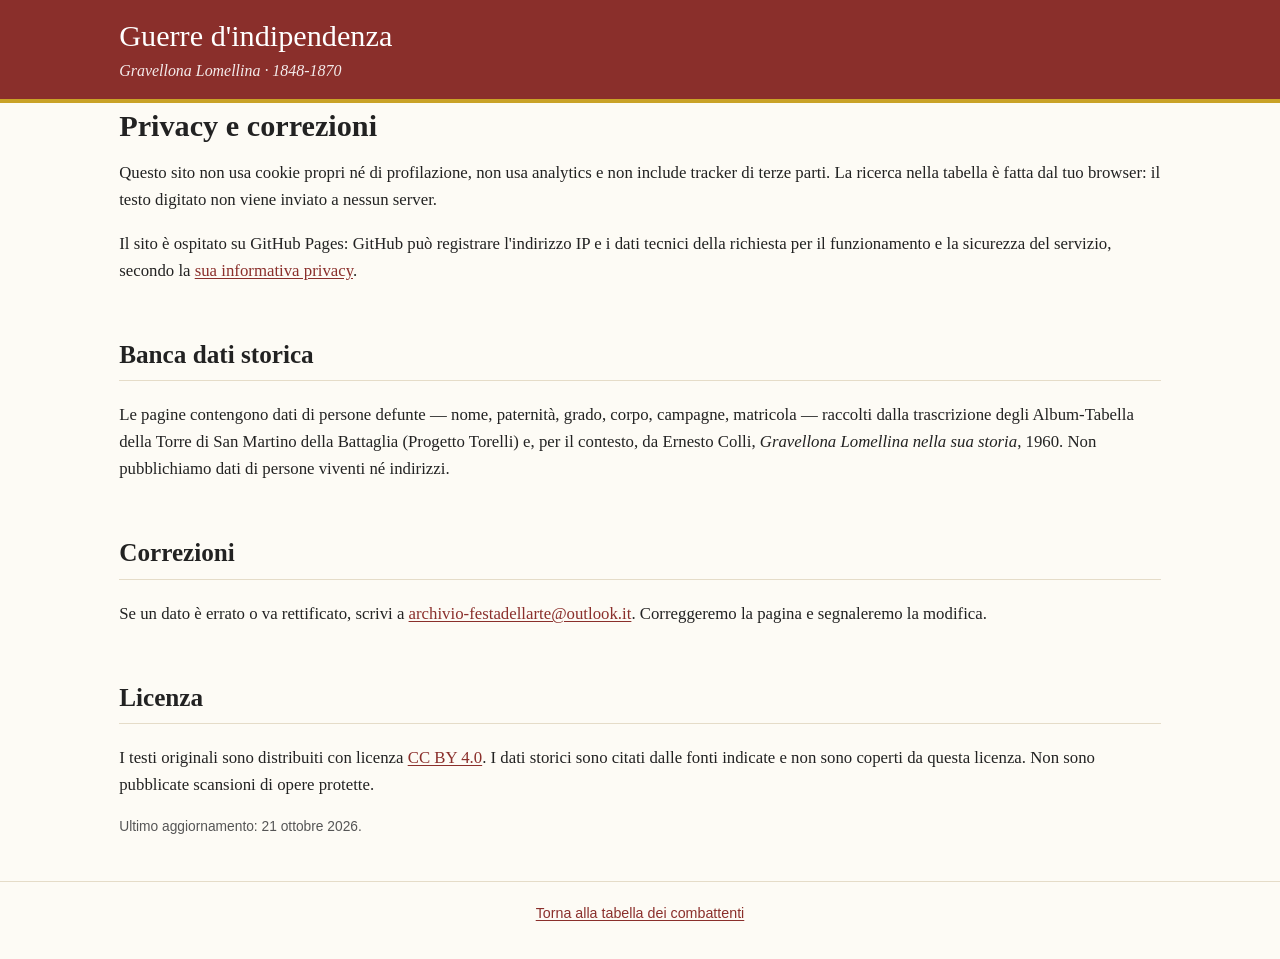
<file: privacy.html>
<!doctype html>
<html lang="it">
<head>
<meta charset="utf-8">
<meta name="viewport" content="width=device-width, initial-scale=1">
<title>Privacy e correzioni — Guerre d'indipendenza</title>
<meta name="robots" content="noindex">
<link rel="stylesheet" href="style.css">
</head>
<body>
<header class="site-header">
  <div class="wrap">
    <a class="brand" href="./">Guerre d'indipendenza</a>
    <p class="motto">Gravellona Lomellina · 1848-1870</p>
  </div>
</header>

<main class="wrap">
  <h1>Privacy e correzioni</h1>

  <p>Questo sito non usa cookie propri né di profilazione, non usa analytics e non include tracker di terze parti. La ricerca nella tabella è fatta dal tuo browser: il testo digitato non viene inviato a nessun server.</p>

  <p>Il sito è ospitato su GitHub Pages: GitHub può registrare l'indirizzo IP e i dati tecnici della richiesta per il funzionamento e la sicurezza del servizio, secondo la <a href="https://docs.github.com/it/site-policy/privacy-policies/github-general-privacy-statement">sua informativa privacy</a>.</p>

  <h2>Banca dati storica</h2>
  <p>Le pagine contengono dati di persone defunte — nome, paternità, grado, corpo, campagne, matricola — raccolti dalla trascrizione degli Album-Tabella della Torre di San Martino della Battaglia (Progetto Torelli) e, per il contesto, da Ernesto Colli, <em>Gravellona Lomellina nella sua storia</em>, 1960. Non pubblichiamo dati di persone viventi né indirizzi.</p>

  <h2>Correzioni</h2>
  <p>Se un dato è errato o va rettificato, scrivi a <a href="mailto:archivio-festadellarte@outlook.it">archivio-festadellarte@outlook.it</a>. Correggeremo la pagina e segnaleremo la modifica.</p>

  <h2>Licenza</h2>
  <p>I testi originali sono distribuiti con licenza <a href="https://creativecommons.org/licenses/by/4.0/deed.it">CC BY 4.0</a>. I dati storici sono citati dalle fonti indicate e non sono coperti da questa licenza. Non sono pubblicate scansioni di opere protette.</p>

  <p class="ultimo-aggiornamento">Ultimo aggiornamento: 21 ottobre 2026.</p>
</main>

<footer class="site-footer">
  <div class="wrap">
    <p><a href="./">Torna alla tabella dei combattenti</a></p>
  </div>
</footer>
</body>
</html>
</file>
<file: style.css>
:root{
  --carta:#fdfbf5;
  --inchiostro:#222;
  --mattone:#8a2f2b;
  --mattone-scuro:#6d2320;
  --ocra:#c9a227;
  --grigio:#555;
  --riga:#eee5d0;
}
*{box-sizing:border-box}
body{
  margin:0;
  background:var(--carta);
  color:var(--inchiostro);
  font:1.05em/1.6 Georgia,"Times New Roman",serif;
}
a{color:var(--mattone);text-underline-offset:2px}
a:hover{color:var(--mattone-scuro)}
a:focus-visible{outline:3px solid var(--ocra);outline-offset:2px}
.wrap{max-width:64em;margin:0 auto;padding:0 1em}
.site-header{
  background:var(--mattone);
  color:#fff;
  border-bottom:4px solid var(--ocra);
  padding:1.2em 0 .9em;
}
.site-header a{color:#fff;text-decoration:none}
.brand{font-size:1.8em;line-height:1.1}
.motto{margin:.2em 0 0;font-style:italic;opacity:.9;font-size:.95em}
main{padding:1.5em 0 2em}
h1{font-size:1.8em;line-height:1.15;margin:.2em 0 .5em}
h2{margin-top:2em;border-bottom:1px solid #e5dcc8;padding-bottom:.2em;scroll-margin-top:1em}
h3{font-size:1.05em;margin:.2em 0 .4em}
.lead{font-size:1.05em}
.numeri{
  list-style:none;padding:0;margin:1.3em 0;
  display:grid;grid-template-columns:repeat(4,1fr);gap:.7em;
}
.numeri li{
  background:#f7f1e3;border:1px solid #e5dcc8;border-radius:8px;
  padding:.7em .8em;text-align:center;
  font-family:-apple-system,BlinkMacSystemFont,"Segoe UI",Roboto,sans-serif;
}
.numeri strong{display:block;font-size:1.8em;line-height:1.1;color:var(--mattone)}
.numeri span{display:block;font-size:.78em;color:var(--grigio);text-transform:uppercase;letter-spacing:.04em}
table{
  border-collapse:collapse;width:100%;margin:.7em 0 1.2em;
  font-family:-apple-system,BlinkMacSystemFont,"Segoe UI",Roboto,sans-serif;
  font-size:.88em;
}
th,td{text-align:left;padding:.4em .5em;border-bottom:1px solid var(--riga);vertical-align:top}
th{background:#f6f0e2;font-weight:600}
td.n,th.n{text-align:right;white-space:nowrap}
.tabelle{display:grid;grid-template-columns:1fr 1fr;gap:0 1.6em}
.tabelle h3{margin-top:1em}
.nota-tabella{font-size:.8em;color:var(--grigio);font-style:italic;margin:-.5em 0 1em}
.avvertenza{
  font-size:.9em;color:var(--grigio);background:#f8f4e8;
  border-left:3px solid var(--ocra);padding:.6em .8em;margin:1.2em 0;
}
.header-immagine{
  position:relative;margin:1em 0 0;
  height:clamp(10em, 26vw, 20em);overflow:hidden;
}
#delucca{scroll-margin-top:1em}
.header-immagine img{
  display:block;width:100%;height:100%;
  object-fit:cover;object-position:center 42%;
}
.header-immagine figcaption{
  position:absolute;right:0;bottom:0;left:0;
  padding:1.2em 1em .45em;
  background:linear-gradient(to top, rgba(0,0,0,.82), rgba(0,0,0,0));
  color:#fff;text-align:right;
  font-family:-apple-system,BlinkMacSystemFont,"Segoe UI",Roboto,sans-serif;
  font-size:.68em;line-height:1.3;
  text-shadow:0 1px 2px rgba(0,0,0,.5);
}
.header-immagine figcaption a{color:#fff;text-decoration:underline;text-underline-offset:2px}
.rimando{
  display:block;font-family:-apple-system,BlinkMacSystemFont,"Segoe UI",Roboto,sans-serif;
  font-size:.8em;line-height:1.3;margin-top:.15em;
}
.tag{
  display:inline-block;
  font-family:-apple-system,BlinkMacSystemFont,"Segoe UI",Roboto,sans-serif;
  font-size:.62em;font-weight:600;letter-spacing:.02em;
  text-transform:uppercase;line-height:1.4;
  padding:.05em .4em;margin-left:.15em;
  border:1px solid var(--grigio);border-radius:3px;
  color:var(--grigio);background:#f6f3ec;
  vertical-align:.12em;white-space:nowrap;
}
.tag-prima,.tag-seconda,.tag-terza{border-color:var(--ocra);color:#7a6414;background:#fbf6e6}
.tag-garibaldino{border-color:var(--mattone);color:var(--mattone);background:#fdf7f2}
.tag-as-to{border-color:var(--inchiostro);color:var(--inchiostro);background:#f2f0e9}
.tags{display:block;margin-top:.1em}
.tabella-scroll{
  overflow-x:auto;-webkit-overflow-scrolling:touch;
  border:1px solid #e5dcc8;border-radius:6px;margin:.8em 0 1em;
}
.tabella-scroll table{margin:0;border:0}
.tabella-scroll th{position:sticky;top:0;z-index:1}
.tabella-combattenti{min-width:1020px;font-size:.8em}
.tabella-combattenti td{padding:.35em .45em}
.tabella-combattenti tbody tr:nth-child(even){background:#fbf7ed}
.tabella-combattenti tbody tr:hover{background:#f4ecd8}
.tabella-combattenti td.oss{max-width:19em;color:#4d463a}
.nota-fonte{
  display:block;
  font-family:-apple-system,BlinkMacSystemFont,"Segoe UI",Roboto,sans-serif;
  font-size:.85em;color:var(--grigio);margin-top:.15em;
}
.tabella-combattenti td.campagne{white-space:nowrap}
.tabella-osservazioni{min-width:780px;font-size:.8em}
.tabella-osservazioni td:last-child{max-width:28em}
.scorri{
  display:none;font-family:-apple-system,BlinkMacSystemFont,"Segoe UI",Roboto,sans-serif;
  font-size:.78em;color:var(--grigio);margin:.2em 0 .6em;
}

.filtri{
  display:flex;flex-wrap:wrap;gap:.7em;align-items:flex-end;
  margin:1.2em 0 .6em;
}
.filtro{display:flex;flex-direction:column;gap:.15em}
.filtro label{
  font-family:-apple-system,BlinkMacSystemFont,"Segoe UI",Roboto,sans-serif;
  font-size:.78em;color:var(--grigio);
}
.filtro input[type="search"]{min-width:18em;max-width:100%}
input[type="search"],select,button{
  font:inherit;padding:.32em .6em;border:1px solid #d8cdb4;border-radius:6px;
  background:#fff;color:var(--inchiostro);
}
button{cursor:pointer;background:#f6f0e2}
button:hover{background:#efe5ce}
.filtro-azione{justify-content:flex-end}
.esito{
  font-family:-apple-system,BlinkMacSystemFont,"Segoe UI",Roboto,sans-serif;
  font-size:.85em;color:var(--grigio);margin:.2em 0 .7em;
}
#nessun-risultato{
  font-family:-apple-system,BlinkMacSystemFont,"Segoe UI",Roboto,sans-serif;
  font-size:.9em;color:var(--mattone);margin:.8em 0;
}
.legenda{
  font-size:.88em;color:var(--grigio);background:#f8f4e8;
  border-left:3px solid var(--ocra);padding:.6em .8em;margin:1.2em 0;
}
.fonti li{margin-bottom:.6em}
.ultimo-aggiornamento{
  font-family:-apple-system,BlinkMacSystemFont,"Segoe UI",Roboto,sans-serif;
  font-size:.82em;color:var(--grigio);
}
.site-footer{
  margin-top:3em;border-top:1px solid #e5dcc8;padding:1em 0 2em;
  font-size:.85em;color:var(--grigio);
  font-family:-apple-system,BlinkMacSystemFont,"Segoe UI",Roboto,sans-serif;
  text-align:center;
}
.site-footer p{margin:.4em 0}

@media(max-width:860px){
  .tabelle{grid-template-columns:1fr;gap:0}
  .scorri{display:block}
}
@media(max-width:560px){
  .brand{font-size:1.45em}
  h1{font-size:1.45em}
  .header-immagine{height:11em}
  .header-immagine figcaption{font-size:.6em;padding:.8em .7em .35em}
  .numeri{grid-template-columns:1fr 1fr}
  .filtro input[type="search"]{min-width:0;width:100%}
  .filtro{flex:1 1 100%}
  .filtro-azione{flex:0 0 auto}
}
</file>
